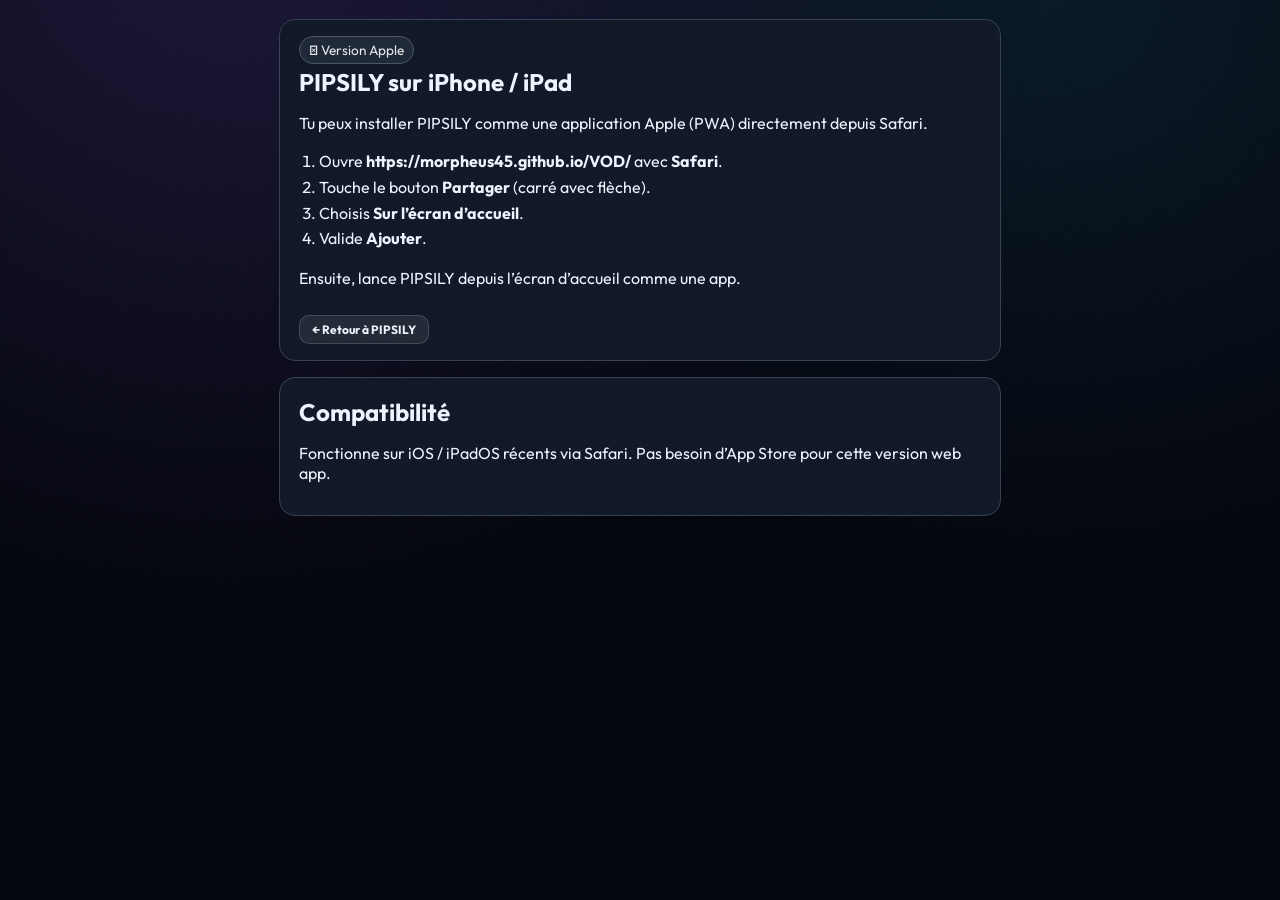
<file: apple.html>
<!DOCTYPE html>
<html lang="fr">
<head>
  <meta charset="UTF-8" />
  <meta name="viewport" content="width=device-width, initial-scale=1.0, viewport-fit=cover" />
  <meta name="description" content="Installer PIPSILY sur iPhone et iPad" />
  <meta name="theme-color" content="#0f172a" />
  <meta name="apple-mobile-web-app-capable" content="yes" />
  <meta name="apple-mobile-web-app-status-bar-style" content="black-translucent" />
  <meta name="apple-mobile-web-app-title" content="PIPSILY" />
  <title>PIPSILY Apple</title>
  <link rel="preconnect" href="https://fonts.googleapis.com" />
  <link rel="preconnect" href="https://fonts.gstatic.com" crossorigin />
  <link rel="stylesheet" href="https://fonts.googleapis.com/css2?family=Outfit:wght@400;500;600;700;800;900&display=swap" />
  <link rel="icon" href="./icons/icon-192.png" type="image/png" />
  <link rel="apple-touch-icon" href="./icons/icon-192.png" />
  <link rel="stylesheet" href="styles.css?v=99" />
  <style>
    .apple-wrap{max-width:760px;margin:0 auto;padding:1.2rem}
    .apple-card{background:#111827;border:1px solid #374151;border-radius:16px;padding:1rem 1.2rem;margin-bottom:1rem}
    .apple-card h1,.apple-card h2{margin:.2rem 0 .6rem}
    .apple-card ol{padding-left:1.2rem;line-height:1.6}
    .apple-badge{display:inline-block;padding:.25rem .55rem;border-radius:999px;background:#1f2937;border:1px solid #4b5563;color:#e5e7eb;font-size:.85rem}
    .back-btn{display:inline-block;margin-top:.7rem}
  </style>
</head>
<body>
  <div class="apple-wrap">
    <section class="apple-card">
      <span class="apple-badge"> Version Apple</span>
      <h1>PIPSILY sur iPhone / iPad</h1>
      <p>Tu peux installer PIPSILY comme une application Apple (PWA) directement depuis Safari.</p>
      <ol>
        <li>Ouvre <strong>https://morpheus45.github.io/VOD/</strong> avec <strong>Safari</strong>.</li>
        <li>Touche le bouton <strong>Partager</strong> (carré avec flèche).</li>
        <li>Choisis <strong>Sur l’écran d’accueil</strong>.</li>
        <li>Valide <strong>Ajouter</strong>.</li>
      </ol>
      <p>Ensuite, lance PIPSILY depuis l’écran d’accueil comme une app.</p>
      <a class="user-btn user-btn--account back-btn" href="./index.html">← Retour à PIPSILY</a>
    </section>

    <section class="apple-card">
      <h2>Compatibilité</h2>
      <p>Fonctionne sur iOS / iPadOS récents via Safari. Pas besoin d’App Store pour cette version web app.</p>
    </section>
  </div>
</body>
</html>
</file>
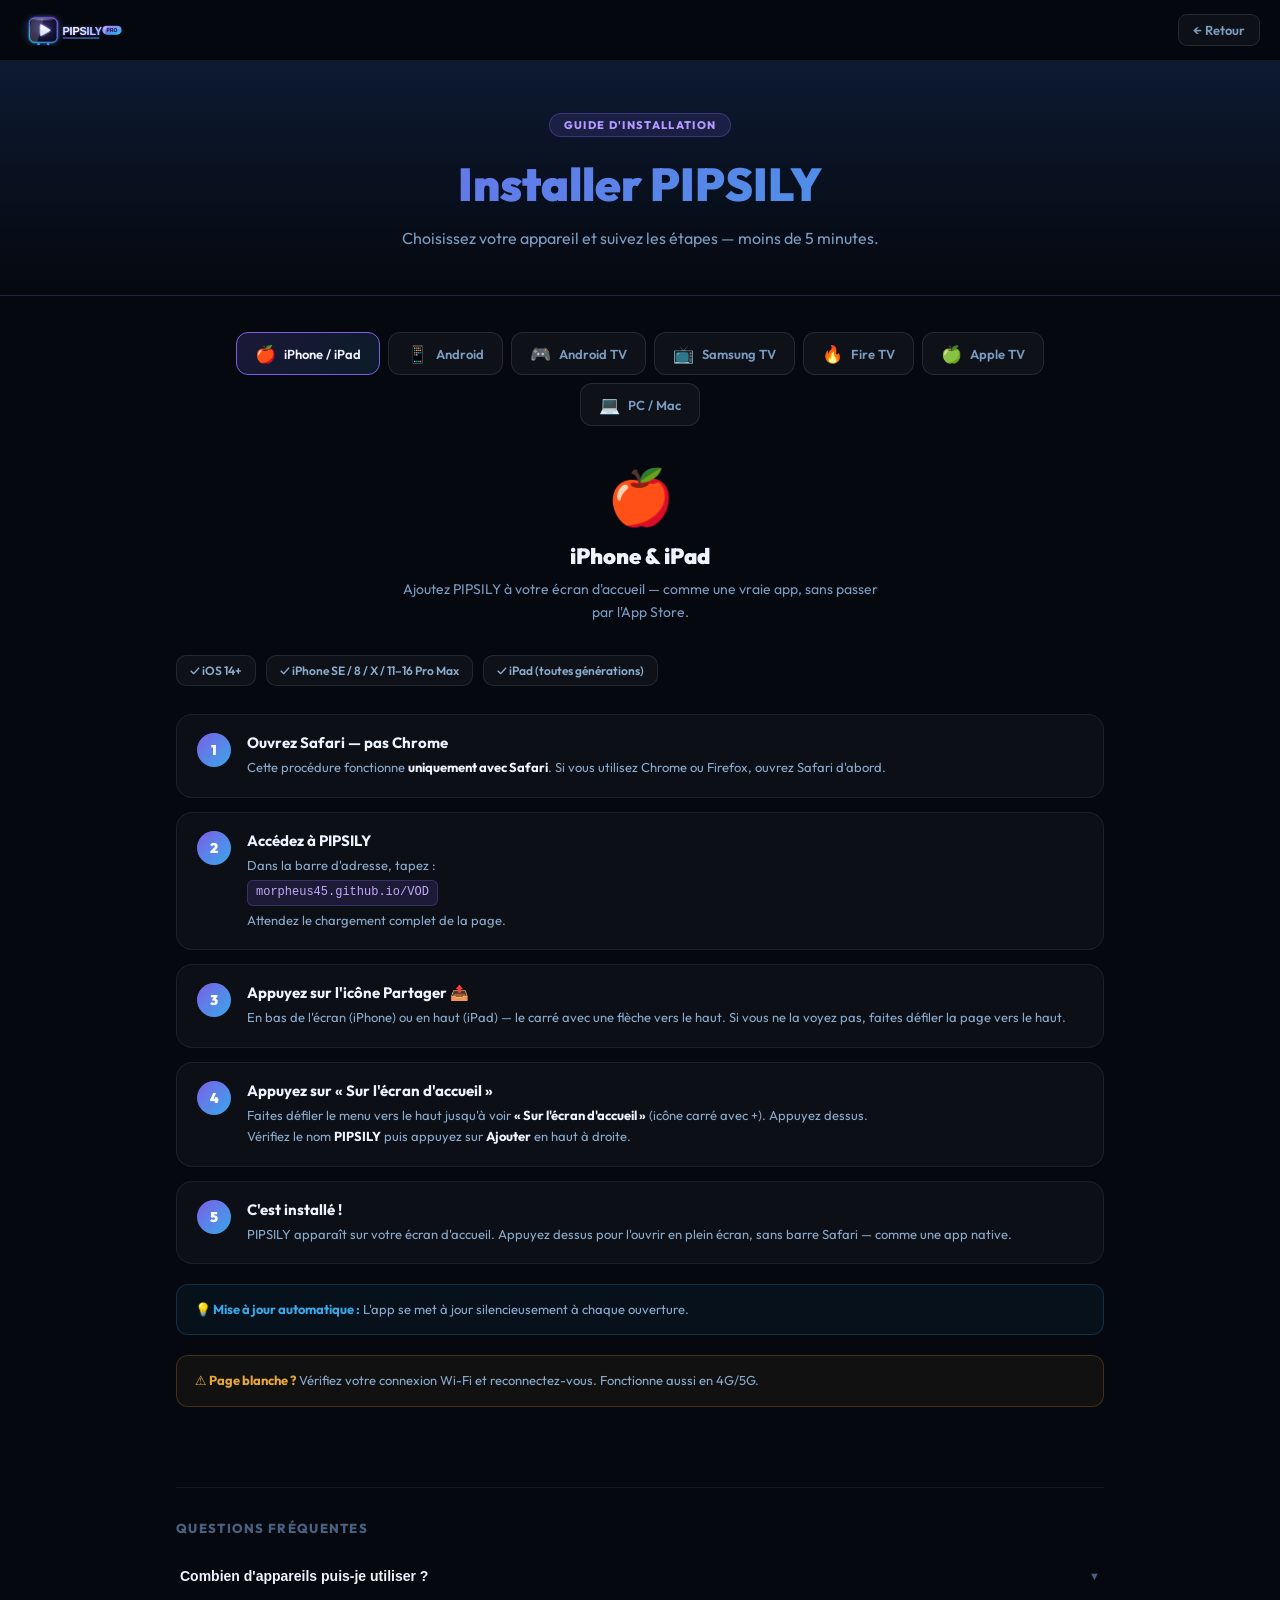
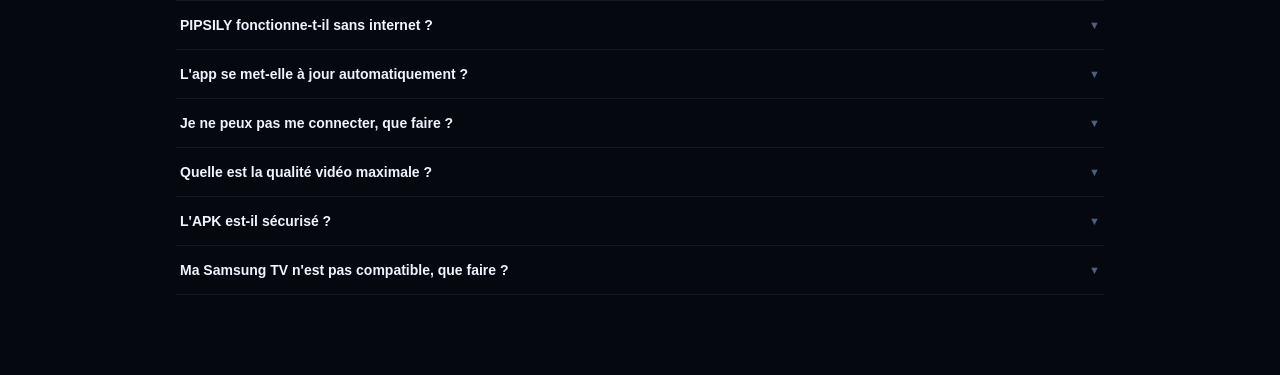
<file: install.html>
<!DOCTYPE html>
<html lang="fr">
<head>
  <meta charset="UTF-8" />
  <meta name="viewport" content="width=device-width, initial-scale=1.0" />
  <title>PIPSILY — Guide d'installation</title>
  <link rel="preconnect" href="https://fonts.googleapis.com" />
  <link rel="preconnect" href="https://fonts.gstatic.com" crossorigin />
  <link rel="stylesheet" href="https://fonts.googleapis.com/css2?family=Outfit:wght@400;500;600;700;800;900&display=swap" />
  <style>
    *, *::before, *::after { box-sizing: border-box; margin: 0; padding: 0; }
    body {
      background: #05080f; color: #eef4ff;
      font-family: 'Outfit','Segoe UI',system-ui,-apple-system,sans-serif;
      min-height: 100vh;
    }

    /* ── Topbar ── */
    .topbar {
      display: flex; align-items: center; gap: 12px; padding: 14px 20px;
      background: rgba(5,8,15,.92); border-bottom: 1px solid rgba(255,255,255,.07);
      backdrop-filter: blur(20px); position: sticky; top: 0; z-index: 50;
    }
    .topbar-logo { height: 32px; width: auto; }
    .topbar-back {
      margin-left: auto; padding: 7px 14px; border-radius: 9px;
      border: 1px solid rgba(255,255,255,.1); background: rgba(255,255,255,.04);
      color: #7a9cc0; font-size: 13px; font-weight: 600; text-decoration: none;
      transition: all .15s;
    }
    .topbar-back:hover { background: rgba(255,255,255,.09); color: #eef4ff; }

    /* ── Hero ── */
    .hero {
      padding: 52px 24px 44px; text-align: center;
      background: linear-gradient(180deg,#0d1a31 0%,#05080f 100%);
      border-bottom: 1px solid rgba(255,255,255,.06);
    }
    .hero-pill {
      display: inline-block; padding: 4px 14px; border-radius: 999px;
      background: rgba(123,95,232,.15); border: 1px solid rgba(123,95,232,.35);
      font-size: 11px; font-weight: 800; letter-spacing: .12em;
      text-transform: uppercase; color: #b59aff; margin-bottom: 18px;
    }
    .hero h1 {
      font-size: clamp(26px,5vw,46px); font-weight: 900;
      background: linear-gradient(135deg,#7B5FE8,#38A8E8);
      -webkit-background-clip: text; -webkit-text-fill-color: transparent;
      background-clip: text; margin-bottom: 12px;
    }
    .hero p {
      font-size: clamp(13px,2vw,16px); color: #7a9cc0;
      max-width: 500px; margin: 0 auto; line-height: 1.65;
    }

    /* ── Tabs ── */
    .tabs-wrap { max-width: 960px; margin: 0 auto; padding: 36px 16px 80px; }
    .tabs {
      display: flex; flex-wrap: wrap; gap: 8px;
      justify-content: center; margin-bottom: 36px;
    }
    .tab {
      display: flex; align-items: center; gap: 8px;
      padding: 10px 18px; border-radius: 12px; cursor: pointer;
      border: 1.5px solid rgba(255,255,255,.1);
      background: rgba(255,255,255,.04);
      color: #7a9cc0; font-size: 13px; font-weight: 600;
      transition: all .2s; white-space: nowrap; user-select: none;
    }
    .tab:hover { border-color: rgba(123,95,232,.4); color: #eef4ff; }
    .tab.active {
      background: linear-gradient(135deg,rgba(123,95,232,.18),rgba(56,168,232,.12));
      border-color: #7B5FE8; color: #eef4ff;
    }
    .tab-icon { font-size: 17px; }

    /* ── Panel ── */
    .panel { display: none; animation: fadeIn .22s ease; }
    .panel.active { display: block; }
    @keyframes fadeIn { from { opacity:0; transform:translateY(6px); } to { opacity:1; transform:none; } }

    /* ── Device header ── */
    .device-header { text-align: center; margin-bottom: 32px; }
    .device-emoji { font-size: 54px; margin-bottom: 12px; display: block; }
    .device-title { font-size: 22px; font-weight: 900; margin-bottom: 8px; }
    .device-sub {
      color: #7a9cc0; font-size: 14px; line-height: 1.6;
      max-width: 480px; margin: 0 auto;
    }

    /* ── Steps ── */
    .steps { display: flex; flex-direction: column; gap: 14px; }
    .step {
      display: flex; gap: 16px; align-items: flex-start;
      background: rgba(255,255,255,.03); border: 1px solid rgba(255,255,255,.07);
      border-radius: 16px; padding: 18px 20px;
    }
    .step-num {
      flex-shrink: 0; width: 34px; height: 34px; border-radius: 50%;
      background: linear-gradient(135deg,#7B5FE8,#38A8E8);
      display: flex; align-items: center; justify-content: center;
      font-weight: 900; font-size: 14px; color: #fff;
    }
    .step-body { flex: 1; }
    .step-title { font-weight: 700; font-size: 15px; margin-bottom: 5px; }
    .step-desc { color: #8aabcc; font-size: 13px; line-height: 1.65; }
    .step-desc strong { color: #eef4ff; }
    .step-desc code {
      background: rgba(123,95,232,.15); border: 1px solid rgba(123,95,232,.3);
      padding: 2px 8px; border-radius: 6px; font-size: 12px;
      color: #c4aaff; font-family: 'Courier New', monospace; display: inline-block;
      margin: 4px 0; word-break: break-all;
    }

    /* ── Tip / Warn / Info ── */
    .tip, .warn, .info {
      margin-top: 20px; padding: 14px 18px; border-radius: 12px;
      font-size: 13px; color: #8aabcc; line-height: 1.65;
    }
    .tip  { background: rgba(56,168,232,.06); border: 1px solid rgba(56,168,232,.2); }
    .tip strong { color: #38A8E8; }
    .warn { background: rgba(232,168,56,.06); border: 1px solid rgba(232,168,56,.22); }
    .warn strong { color: #e8a838; }
    .info { background: rgba(110,247,176,.05); border: 1px solid rgba(110,247,176,.2); }
    .info strong { color: #6ef7b0; }

    /* ── Method tabs ── */
    .methods { display: flex; gap: 10px; margin-bottom: 24px; flex-wrap: wrap; }
    .method-btn {
      flex: 1; min-width: 140px; padding: 11px 16px; border-radius: 12px;
      border: 1.5px solid rgba(255,255,255,.1); background: rgba(255,255,255,.04);
      color: #7a9cc0; font-size: 13px; font-weight: 600; cursor: pointer;
      text-align: center; transition: all .2s;
    }
    .method-btn:hover { border-color: rgba(123,95,232,.4); color: #eef4ff; }
    .method-btn.active { border-color: #7B5FE8; color: #eef4ff; background: rgba(123,95,232,.1); }
    .method-panel { display: none; }
    .method-panel.active { display: block; }

    /* ── Buttons ── */
    .dl-btn {
      display: inline-flex; align-items: center; gap: 10px;
      padding: 13px 26px; border-radius: 14px; margin-top: 18px;
      background: linear-gradient(135deg,#7B5FE8,#38A8E8);
      color: #fff; text-decoration: none; font-weight: 700; font-size: 15px;
      transition: opacity .2s;
    }
    .dl-btn:hover { opacity: .85; }
    .dl-btn-ghost {
      display: inline-flex; align-items: center; gap: 10px;
      padding: 12px 22px; border-radius: 14px; margin-top: 10px;
      border: 1.5px solid rgba(255,255,255,.15); background: transparent;
      color: #8aabcc; text-decoration: none; font-weight: 600; font-size: 14px;
      transition: all .2s;
    }
    .dl-btn-ghost:hover { border-color: rgba(255,255,255,.3); color: #eef4ff; }
    .btn-row { display: flex; flex-wrap: wrap; gap: 10px; align-items: center; margin-top: 4px; }

    /* ── Compat ── */
    .compat { display: flex; flex-wrap: wrap; gap: 10px; margin-bottom: 28px; }
    .compat-item {
      display: flex; align-items: center; gap: 7px;
      padding: 7px 13px; border-radius: 10px;
      background: rgba(255,255,255,.04); border: 1px solid rgba(255,255,255,.09);
      font-size: 12px; font-weight: 600; color: #8aabcc;
    }

    /* ── FAQ ── */
    .faq-wrap { max-width: 960px; margin: 0 auto; padding: 0 16px 80px; }
    .faq-divider { border: none; border-top: 1px solid rgba(255,255,255,.07); margin: 0 0 32px; }
    .faq-title {
      font-size: 13px; font-weight: 800; text-transform: uppercase;
      letter-spacing: .1em; color: #4a6080; margin-bottom: 16px;
    }
    .faq-item { border-bottom: 1px solid rgba(255,255,255,.07); }
    .faq-q {
      width: 100%; background: none; border: none; color: #eef4ff;
      font-size: 14px; font-weight: 600; padding: 16px 4px;
      text-align: left; cursor: pointer; display: flex;
      justify-content: space-between; align-items: center; gap: 12px;
    }
    .faq-q:hover { color: #b4a0f0; }
    .faq-arrow { flex-shrink: 0; transition: transform .25s; font-size: 11px; color: #4a6080; }
    .faq-item.open .faq-arrow { transform: rotate(180deg); }
    .faq-a { max-height: 0; overflow: hidden; transition: max-height .3s ease; color: #8aabcc; font-size: 13px; line-height: 1.7; }
    .faq-item.open .faq-a { max-height: 400px; }
    .faq-a-inner { padding: 0 4px 16px; }
    .faq-a-inner strong { color: #eef4ff; }

    @media (max-width: 600px) {
      .tab { padding: 8px 13px; font-size: 12px; }
      .tab-icon { font-size: 15px; }
      .step { padding: 14px 16px; gap: 12px; }
    }
  </style>
</head>
<body>

  <div class="topbar">
    <img src="./logo.svg" alt="PIPSILY" class="topbar-logo" />
    <a href="./index.html" class="topbar-back">← Retour</a>
  </div>

  <div class="hero">
    <div class="hero-pill">Guide d'installation</div>
    <h1>Installer PIPSILY</h1>
    <p>Choisissez votre appareil et suivez les étapes — moins de 5 minutes.</p>
  </div>

  <div class="tabs-wrap">
    <div class="tabs" id="tabs">
      <div class="tab active" data-tab="iphone"><span class="tab-icon">🍎</span> iPhone / iPad</div>
      <div class="tab" data-tab="android"><span class="tab-icon">📱</span> Android</div>
      <div class="tab" data-tab="androidtv"><span class="tab-icon">🎮</span> Android TV</div>
      <div class="tab" data-tab="samsung"><span class="tab-icon">📺</span> Samsung TV</div>
      <div class="tab" data-tab="firetv"><span class="tab-icon">🔥</span> Fire TV</div>
      <div class="tab" data-tab="appletv"><span class="tab-icon">🍏</span> Apple TV</div>
      <div class="tab" data-tab="pc"><span class="tab-icon">💻</span> PC / Mac</div>
    </div>

    <!-- ══ iPhone / iPad ══ -->
    <div class="panel active" id="panel-iphone">
      <div class="device-header">
        <span class="device-emoji">🍎</span>
        <div class="device-title">iPhone &amp; iPad</div>
        <div class="device-sub">Ajoutez PIPSILY à votre écran d'accueil — comme une vraie app, sans passer par l'App Store.</div>
      </div>
      <div class="compat">
        <div class="compat-item">✓ iOS 14+</div>
        <div class="compat-item">✓ iPhone SE / 8 / X / 11–16 Pro Max</div>
        <div class="compat-item">✓ iPad (toutes générations)</div>
      </div>
      <div class="steps">
        <div class="step">
          <div class="step-num">1</div>
          <div class="step-body">
            <div class="step-title">Ouvrez Safari — pas Chrome</div>
            <div class="step-desc">Cette procédure fonctionne <strong>uniquement avec Safari</strong>. Si vous utilisez Chrome ou Firefox, ouvrez Safari d'abord.</div>
          </div>
        </div>
        <div class="step">
          <div class="step-num">2</div>
          <div class="step-body">
            <div class="step-title">Accédez à PIPSILY</div>
            <div class="step-desc">Dans la barre d'adresse, tapez :<br><code>morpheus45.github.io/VOD</code><br>Attendez le chargement complet de la page.</div>
          </div>
        </div>
        <div class="step">
          <div class="step-num">3</div>
          <div class="step-body">
            <div class="step-title">Appuyez sur l'icône Partager 📤</div>
            <div class="step-desc">En bas de l'écran (iPhone) ou en haut (iPad) — le carré avec une flèche vers le haut. Si vous ne la voyez pas, faites défiler la page vers le haut.</div>
          </div>
        </div>
        <div class="step">
          <div class="step-num">4</div>
          <div class="step-body">
            <div class="step-title">Appuyez sur « Sur l'écran d'accueil »</div>
            <div class="step-desc">Faites défiler le menu vers le haut jusqu'à voir <strong>« Sur l'écran d'accueil »</strong> (icône carré avec +). Appuyez dessus.<br>Vérifiez le nom <strong>PIPSILY</strong> puis appuyez sur <strong>Ajouter</strong> en haut à droite.</div>
          </div>
        </div>
        <div class="step">
          <div class="step-num">5</div>
          <div class="step-body">
            <div class="step-title">C'est installé !</div>
            <div class="step-desc">PIPSILY apparaît sur votre écran d'accueil. Appuyez dessus pour l'ouvrir en plein écran, sans barre Safari — comme une app native.</div>
          </div>
        </div>
      </div>
      <div class="tip"><strong>💡 Mise à jour automatique :</strong> L'app se met à jour silencieusement à chaque ouverture.</div>
      <div class="warn"><strong>⚠ Page blanche ?</strong> Vérifiez votre connexion Wi-Fi et reconnectez-vous. Fonctionne aussi en 4G/5G.</div>
    </div>

    <!-- ══ Android ══ -->
    <div class="panel" id="panel-android">
      <div class="device-header">
        <span class="device-emoji">📱</span>
        <div class="device-title">Android (téléphone &amp; tablette)</div>
        <div class="device-sub">Installez via Chrome (sans téléchargement) ou téléchargez l'APK natif pour une expérience optimale.</div>
      </div>
      <div class="compat">
        <div class="compat-item">✓ Android 8+</div>
        <div class="compat-item">✓ Samsung Galaxy</div>
        <div class="compat-item">✓ Xiaomi / POCO</div>
        <div class="compat-item">✓ Google Pixel</div>
        <div class="compat-item">✓ OnePlus / Oppo / Sony</div>
      </div>
      <div class="methods">
        <div class="method-btn active" data-method="pwa-and">🌐 Via Chrome (PWA)</div>
        <div class="method-btn" data-method="apk-and">📦 APK natif</div>
      </div>
      <div class="method-panel active" id="method-pwa-and">
        <div class="steps">
          <div class="step">
            <div class="step-num">1</div>
            <div class="step-body">
              <div class="step-title">Ouvrez Chrome</div>
              <div class="step-desc">Ouvrez <strong>Google Chrome</strong> sur votre téléphone Android.</div>
            </div>
          </div>
          <div class="step">
            <div class="step-num">2</div>
            <div class="step-body">
              <div class="step-title">Accédez à PIPSILY</div>
              <div class="step-desc">Tapez dans la barre d'adresse :<br><code>morpheus45.github.io/VOD</code></div>
            </div>
          </div>
          <div class="step">
            <div class="step-num">3</div>
            <div class="step-body">
              <div class="step-title">Installez l'application</div>
              <div class="step-desc">Une bannière <strong>« Installer PIPSILY »</strong> apparaît en bas — appuyez dessus.<br>Si absente : <strong>⋮ 3 points</strong> → <strong>Ajouter à l'écran d'accueil</strong>.</div>
            </div>
          </div>
          <div class="step">
            <div class="step-num">4</div>
            <div class="step-body">
              <div class="step-title">Confirmez et profitez</div>
              <div class="step-desc">Appuyez sur <strong>Installer</strong>. PIPSILY s'ajoute à votre écran d'accueil et au tiroir d'applications.</div>
            </div>
          </div>
        </div>
        <div class="tip"><strong>💡 Compatible :</strong> Samsung Galaxy, Xiaomi, Oppo, OnePlus, Google Pixel, Sony, Motorola et tous les Android avec Chrome.</div>
      </div>
      <div class="method-panel" id="method-apk-and">
        <div class="steps">
          <div class="step">
            <div class="step-num">1</div>
            <div class="step-body">
              <div class="step-title">Téléchargez l'APK PIPSILY</div>
              <div class="step-desc">Appuyez sur le bouton ci-dessous pour télécharger l'application (~8 Mo).</div>
            </div>
          </div>
          <div class="step">
            <div class="step-num">2</div>
            <div class="step-body">
              <div class="step-title">Autorisez les sources inconnues (si demandé)</div>
              <div class="step-desc">Si Android le demande : <strong>Paramètres → Installer des apps inconnues</strong> → activez pour Chrome → revenez et relancez.</div>
            </div>
          </div>
          <div class="step">
            <div class="step-num">3</div>
            <div class="step-body">
              <div class="step-title">Installez et ouvrez</div>
              <div class="step-desc">Appuyez sur <strong>Installer</strong>. PIPSILY est maintenant dans vos applications.</div>
            </div>
          </div>
        </div>
        <div class="btn-row">
          <a href="https://github.com/morpheus45/VOD/releases/download/v24/PIPSILY.apk" class="dl-btn">⬇ Télécharger l'APK (v24)</a>
        </div>
      </div>
    </div>

    <!-- ══ Android TV / Google TV ══ -->
    <div class="panel" id="panel-androidtv">
      <div class="device-header">
        <span class="device-emoji">🎮</span>
        <div class="device-title">Android TV &amp; Google TV</div>
        <div class="device-sub">APK natif optimisé pour la télécommande — navigation fluide avec les touches directionnelles.</div>
      </div>
      <div class="compat">
        <div class="compat-item">✓ Sony Bravia Android TV</div>
        <div class="compat-item">✓ Philips Android TV</div>
        <div class="compat-item">✓ TCL / Hisense</div>
        <div class="compat-item">✓ Chromecast with Google TV</div>
        <div class="compat-item">✓ Nvidia Shield</div>
        <div class="compat-item">✓ Xiaomi Mi Box / TV Stick</div>
      </div>
      <div class="methods">
        <div class="method-btn active" data-method="apk-tv">📦 APK via Downloader (recommandé)</div>
        <div class="method-btn" data-method="browser-tv">🌐 Via navigateur</div>
        <div class="method-btn" data-method="adb-tv">🔧 Via ADB (PC)</div>
      </div>

      <div class="method-panel active" id="method-apk-tv">
        <div class="steps">
          <div class="step">
            <div class="step-num">1</div>
            <div class="step-body">
              <div class="step-title">Activez les sources inconnues sur la TV</div>
              <div class="step-desc"><strong>Paramètres ⚙️ → Sécurité et restrictions → Sources inconnues</strong> → activez pour <strong>Downloader</strong>.<br><br>Sur certaines TV : Paramètres → Applications → Accès spécial → Installer des apps inconnues.</div>
            </div>
          </div>
          <div class="step">
            <div class="step-num">2</div>
            <div class="step-body">
              <div class="step-title">Installez « Downloader » depuis le Play Store</div>
              <div class="step-desc">Ouvrez le <strong>Play Store</strong> sur votre TV → cherchez <strong>Downloader</strong> (icône orange, par AFTVnews) → Installez. Gratuit.</div>
            </div>
          </div>
          <div class="step">
            <div class="step-num">3</div>
            <div class="step-body">
              <div class="step-title">Ouvrez Downloader et entrez l'URL</div>
              <div class="step-desc">Lancez Downloader → dans le champ URL, tapez :<br><code>bit.ly/pipsily-apk</code><br>Appuyez sur <strong>Go</strong>. Le téléchargement démarre (~8 Mo).</div>
            </div>
          </div>
          <div class="step">
            <div class="step-num">4</div>
            <div class="step-body">
              <div class="step-title">Installez l'APK</div>
              <div class="step-desc">Une fois terminé, appuyez sur <strong>Installer</strong>. Si un avertissement apparaît, appuyez sur <strong>Installer quand même</strong>.</div>
            </div>
          </div>
          <div class="step">
            <div class="step-num">5</div>
            <div class="step-body">
              <div class="step-title">Lancez PIPSILY et connectez-vous</div>
              <div class="step-desc">Appuyez sur <strong>Ouvrir</strong> ou retrouvez PIPSILY dans <strong>Applications → Voir toutes</strong>. Connectez-vous avec votre compte.</div>
            </div>
          </div>
          <div class="step">
            <div class="step-num">6</div>
            <div class="step-body">
              <div class="step-title">Épinglez PIPSILY en tête de liste (optionnel)</div>
              <div class="step-desc">Maintenez la sélection sur PIPSILY → <strong>Déplacer en tête de liste</strong> pour l'avoir toujours visible sur votre écran d'accueil TV.</div>
            </div>
          </div>
        </div>
        <div class="info"><strong>✓ URL alternative complète :</strong><br><code>github.com/morpheus45/VOD/releases/download/v24/PIPSILY.apk</code></div>
        <div class="tip"><strong>💡 Mise à jour :</strong> Quand une nouvelle version est disponible, une notification apparaît dans PIPSILY. Répétez les étapes 3–4 pour mettre à jour.</div>
      </div>

      <div class="method-panel" id="method-browser-tv">
        <div class="steps">
          <div class="step">
            <div class="step-num">1</div>
            <div class="step-body">
              <div class="step-title">Installez un navigateur depuis le Play Store</div>
              <div class="step-desc">Sur votre TV, installez l'un de ces navigateurs :<br><br>• <strong>TV Bro</strong> — le plus adapté aux télécommandes (recommandé)<br>• <strong>Firefox for Android TV</strong><br>• <strong>Chrome</strong> (si disponible sur votre TV)</div>
            </div>
          </div>
          <div class="step">
            <div class="step-num">2</div>
            <div class="step-body">
              <div class="step-title">Accédez à PIPSILY</div>
              <div class="step-desc">Ouvrez le navigateur → saisissez :<br><code>morpheus45.github.io/VOD</code><br>Astuce : connectez un <strong>clavier Bluetooth</strong> pour taper plus facilement.</div>
            </div>
          </div>
          <div class="step">
            <div class="step-num">3</div>
            <div class="step-body">
              <div class="step-title">Connectez-vous et ajoutez en favori</div>
              <div class="step-desc">Entrez vos identifiants. Ajoutez en <strong>favori</strong> pour un accès direct la prochaine fois.</div>
            </div>
          </div>
        </div>
        <div class="tip"><strong>💡 TV Bro</strong> est le navigateur le plus adapté aux télécommandes — navigation fluide avec les flèches directionnelles.</div>
      </div>

      <div class="method-panel" id="method-adb-tv">
        <div class="steps">
          <div class="step">
            <div class="step-num">1</div>
            <div class="step-body">
              <div class="step-title">Activez le débogage ADB sur la TV</div>
              <div class="step-desc"><strong>Paramètres → À propos → Construire</strong> → appuyez 7 fois → <strong>Options développeur</strong> → activez <strong>Débogage ADB</strong>.</div>
            </div>
          </div>
          <div class="step">
            <div class="step-num">2</div>
            <div class="step-body">
              <div class="step-title">Téléchargez l'APK sur votre PC</div>
              <div class="step-desc"><code>github.com/morpheus45/VOD/releases/download/v24/PIPSILY.apk</code></div>
            </div>
          </div>
          <div class="step">
            <div class="step-num">3</div>
            <div class="step-body">
              <div class="step-title">Installez via ADB</div>
              <div class="step-desc">Dans un terminal PC (remplacez par l'IP de votre TV) :<br><code>adb connect &lt;IP-TV&gt;:5555</code><br><code>adb install PIPSILY.apk</code></div>
            </div>
          </div>
        </div>
        <div class="warn"><strong>⚠ Méthode avancée.</strong> Réservée aux utilisateurs à l'aise avec les outils Android. Préférez la méthode Downloader.</div>
      </div>
    </div>

    <!-- ══ Samsung Smart TV ══ -->
    <div class="panel" id="panel-samsung">
      <div class="device-header">
        <span class="device-emoji">📺</span>
        <div class="device-title">Samsung Smart TV</div>
        <div class="device-sub">Installation du package .wgt Tizen. Modèles 2016 et ultérieurs. Nécessite un PC/Mac sur le même réseau Wi-Fi.</div>
      </div>
      <div class="compat">
        <div class="compat-item">✓ Samsung 2016+ (Tizen 3.0+)</div>
        <div class="compat-item">✓ Séries QLED / Neo QLED</div>
        <div class="compat-item">✓ Séries 4K UHD 2016–2025</div>
        <div class="compat-item">✓ The Frame / The Serif</div>
      </div>
      <div class="methods">
        <div class="method-btn active" data-method="sam-auto">🖥 Installateur auto (recommandé)</div>
        <div class="method-btn" data-method="sam-manual">🔧 Manuel (développeurs)</div>
      </div>

      <div class="method-panel active" id="method-sam-auto">
        <div class="steps">
          <div class="step">
            <div class="step-num">1</div>
            <div class="step-body">
              <div class="step-title">Activez le Mode Développeur sur la TV</div>
              <div class="step-desc">
                Sur la télécommande Samsung, appuyez sur <strong>Home / Menu</strong><br>
                → <strong>Paramètres ⚙️ → Assistance → À propos de ce téléviseur</strong><br>
                → Appuyez <strong>5 fois rapidement sur OK</strong> (ou entrez le code <strong>12345</strong> si une boîte de dialogue s'ouvre)<br>
                → <strong>Mode développeur → ON</strong><br>
                → Entrez l'<strong>adresse IP de votre PC</strong> (Windows : ouvrez cmd → tapez <code>ipconfig</code> → notez l'IP)<br>
                → <strong>Redémarrez la TV</strong> (débranchez 10 secondes).
              </div>
            </div>
          </div>
          <div class="step">
            <div class="step-num">2</div>
            <div class="step-body">
              <div class="step-title">Téléchargez le package d'installation sur votre PC</div>
              <div class="step-desc">Sur votre PC, rendez-vous sur :<br><code>morpheus45.github.io/VOD/samsung-tv.html</code><br>et téléchargez le ZIP d'installation PIPSILY Samsung.</div>
            </div>
          </div>
          <div class="step">
            <div class="step-num">3</div>
            <div class="step-body">
              <div class="step-title">Lancez l'installateur</div>
              <div class="step-desc">Extrayez le ZIP et lancez :<br>• <strong>Windows</strong> : double-cliquez <strong>INSTALLER.bat</strong><br>• <strong>Mac</strong> : ouvrez Terminal dans le dossier → <code>bash install.sh</code><br><br>L'installateur détecte votre TV automatiquement, envoie le .wgt et installe PIPSILY.</div>
            </div>
          </div>
          <div class="step">
            <div class="step-num">4</div>
            <div class="step-body">
              <div class="step-title">Ouvrez PIPSILY sur la TV</div>
              <div class="step-desc">Sur la TV → <strong>Apps → Mes applications</strong>. PIPSILY apparaît dans la liste. Lancez-le et connectez-vous.</div>
            </div>
          </div>
        </div>
        <div class="btn-row">
          <a href="./samsung-tv.html" class="dl-btn">📺 Guide complet Samsung TV</a>
          <a href="https://github.com/morpheus45/VOD/releases/download/tv-v1/PIPSILY-TV-signed.wgt" class="dl-btn-ghost">⬇ .wgt direct</a>
        </div>
        <div class="tip"><strong>💡 Même réseau requis :</strong> PC et TV Samsung doivent être sur le même Wi-Fi ou Ethernet.</div>
        <div class="warn"><strong>⚠ Mode développeur :</strong> Se désactive après quelques jours sur certains modèles. Si l'app disparaît, relancez simplement l'installateur.</div>
      </div>

      <div class="method-panel" id="method-sam-manual">
        <div class="steps">
          <div class="step">
            <div class="step-num">1</div>
            <div class="step-body">
              <div class="step-title">Activez le Mode Développeur (voir méthode auto — étape 1)</div>
              <div class="step-desc">Même procédure que ci-dessus.</div>
            </div>
          </div>
          <div class="step">
            <div class="step-num">2</div>
            <div class="step-body">
              <div class="step-title">Installez Tizen Studio sur votre PC</div>
              <div class="step-desc">Téléchargez depuis :<br><code>developer.samsung.com/tizen/download</code></div>
            </div>
          </div>
          <div class="step">
            <div class="step-num">3</div>
            <div class="step-body">
              <div class="step-title">Connectez la TV dans Device Manager</div>
              <div class="step-desc">Tizen Studio → <strong>Device Manager → Remote Device Manager</strong> → ajoutez l'IP de la TV → Connectez.</div>
            </div>
          </div>
          <div class="step">
            <div class="step-num">4</div>
            <div class="step-body">
              <div class="step-title">Installez le .wgt</div>
              <div class="step-desc">Téléchargez le .wgt ci-dessous, puis dans Tizen Studio : clic droit sur la TV → <strong>Install Widget</strong> → sélectionnez le fichier.</div>
            </div>
          </div>
        </div>
        <div class="btn-row">
          <a href="https://github.com/morpheus45/VOD/releases/download/tv-v1/PIPSILY-TV-signed.wgt" class="dl-btn">⬇ Télécharger PIPSILY-TV.wgt</a>
        </div>
        <div class="warn"><strong>⚠ Méthode avancée</strong> pour développeurs. Préférez l'installateur automatique.</div>
      </div>
    </div>

    <!-- ══ Amazon Fire TV ══ -->
    <div class="panel" id="panel-firetv">
      <div class="device-header">
        <span class="device-emoji">🔥</span>
        <div class="device-title">Amazon Fire TV</div>
        <div class="device-sub">Installation de l'APK PIPSILY via Downloader — 5 minutes, aucun PC requis.</div>
      </div>
      <div class="compat">
        <div class="compat-item">✓ Fire TV Stick (toutes générations)</div>
        <div class="compat-item">✓ Fire TV Stick 4K / 4K Max</div>
        <div class="compat-item">✓ Fire TV Cube</div>
        <div class="compat-item">✓ Fire TV Edition (Toshiba, Grundig, JVC…)</div>
      </div>
      <div class="steps">
        <div class="step">
          <div class="step-num">1</div>
          <div class="step-body">
            <div class="step-title">Activez les apps de sources inconnues</div>
            <div class="step-desc"><strong>Paramètres → Mon Fire TV → Options pour les développeurs</strong><br>→ Activez <strong>« Apps de sources inconnues »</strong>.<br><br>Sur Fire TV récents : <strong>Paramètres → Préférences → Confidentialité → Apps de sources inconnues</strong>.</div>
          </div>
        </div>
        <div class="step">
          <div class="step-num">2</div>
          <div class="step-body">
            <div class="step-title">Installez « Downloader » depuis l'App Store Amazon</div>
            <div class="step-desc">Recherchez <strong>Downloader</strong> (icône orange, AFTVnews) → Installez. Gratuit.</div>
          </div>
        </div>
        <div class="step">
          <div class="step-num">3</div>
          <div class="step-body">
            <div class="step-title">Entrez l'URL dans Downloader</div>
            <div class="step-desc">Ouvrez Downloader → dans le champ URL :<br><code>bit.ly/pipsily-apk</code><br>Appuyez sur <strong>Go</strong> (~8 Mo à télécharger).</div>
          </div>
        </div>
        <div class="step">
          <div class="step-num">4</div>
          <div class="step-body">
            <div class="step-title">Installez l'APK</div>
            <div class="step-desc">Une fois téléchargé → <strong>Install</strong> → si Amazon affiche un avertissement → <strong>Installer quand même</strong>.</div>
          </div>
        </div>
        <div class="step">
          <div class="step-num">5</div>
          <div class="step-body">
            <div class="step-title">Épinglez sur l'écran d'accueil</div>
            <div class="step-desc">Accueil → <strong>Applications → Voir toutes</strong> → PIPSILY → maintenez la sélection → <strong>Passer en tête de liste</strong>.</div>
          </div>
        </div>
      </div>
      <div class="info"><strong>✓ URL alternative :</strong><br><code>github.com/morpheus45/VOD/releases/download/v24/PIPSILY.apk</code></div>
      <div class="tip"><strong>💡 Mise à jour :</strong> Une notification apparaît dans l'app quand une nouvelle version est dispo. Répétez les étapes 3–4.</div>
    </div>

    <!-- ══ Apple TV ══ -->
    <div class="panel" id="panel-appletv">
      <div class="device-header">
        <span class="device-emoji">🍏</span>
        <div class="device-title">Apple TV</div>
        <div class="device-sub">Diffusez PIPSILY sur Apple TV via AirPlay depuis votre iPhone ou iPad. Aucune installation sur la TV.</div>
      </div>
      <div class="compat">
        <div class="compat-item">✓ Apple TV HD (4e gen)</div>
        <div class="compat-item">✓ Apple TV 4K (1re, 2e, 3e gen)</div>
        <div class="compat-item">✓ iPhone / iPad avec iOS 12+</div>
      </div>
      <div class="steps">
        <div class="step">
          <div class="step-num">1</div>
          <div class="step-body">
            <div class="step-title">Installez PIPSILY sur votre iPhone/iPad</div>
            <div class="step-desc">Suivez d'abord le guide <strong>iPhone / iPad</strong> (onglet 🍎) pour ajouter PIPSILY à votre écran d'accueil.</div>
          </div>
        </div>
        <div class="step">
          <div class="step-num">2</div>
          <div class="step-body">
            <div class="step-title">Même réseau Wi-Fi</div>
            <div class="step-desc">iPhone/iPad et Apple TV doivent être sur le <strong>même réseau Wi-Fi</strong>.</div>
          </div>
        </div>
        <div class="step">
          <div class="step-num">3</div>
          <div class="step-body">
            <div class="step-title">Option A — Miroir d'écran complet</div>
            <div class="step-desc">Sur iPhone : <strong>Centre de contrôle</strong> (glissez depuis le coin haut droit) → <strong>Miroir d'écran</strong> → sélectionnez votre <strong>Apple TV</strong>.<br>Toute l'interface PIPSILY s'affiche sur la TV.</div>
          </div>
        </div>
        <div class="step">
          <div class="step-num">4</div>
          <div class="step-body">
            <div class="step-title">Option B — AirPlay vidéo uniquement</div>
            <div class="step-desc">Dans le lecteur PIPSILY, appuyez sur l'icône <strong>AirPlay</strong> (📡 rectangle + triangle) → sélectionnez votre Apple TV.<br>La vidéo bascule sur la TV en qualité maximale. Votre iPhone devient télécommande.</div>
          </div>
        </div>
        <div class="step">
          <div class="step-num">5</div>
          <div class="step-body">
            <div class="step-title">Posez votre téléphone</div>
            <div class="step-desc">Une fois la lecture lancée, vous pouvez poser votre iPhone — la diffusion continue indépendamment.</div>
          </div>
        </div>
      </div>
      <div class="tip"><strong>💡 Recommandation :</strong> Utilisez le <strong>Miroir d'écran</strong> pour naviguer dans le catalogue depuis la TV. Utilisez <strong>AirPlay vidéo</strong> pour la meilleure qualité en lecture.</div>
      <div class="warn"><strong>⚠ AirPlay absent ?</strong> Vérifiez que les deux appareils sont sur le même Wi-Fi et que AirPlay est activé sur l'Apple TV (Paramètres → AirPlay et HomeKit).</div>
    </div>

    <!-- ══ PC / Mac ══ -->
    <div class="panel" id="panel-pc">
      <div class="device-header">
        <span class="device-emoji">💻</span>
        <div class="device-title">PC &amp; Mac</div>
        <div class="device-sub">Accédez directement depuis votre navigateur, ou installez PIPSILY comme application de bureau (PWA).</div>
      </div>
      <div class="compat">
        <div class="compat-item">✓ Windows 10 / 11</div>
        <div class="compat-item">✓ macOS 10.15+</div>
        <div class="compat-item">✓ Chrome / Edge (PWA)</div>
        <div class="compat-item">✓ Firefox / Safari (navigateur)</div>
      </div>
      <div class="steps">
        <div class="step">
          <div class="step-num">1</div>
          <div class="step-body">
            <div class="step-title">Ouvrez Chrome ou Edge</div>
            <div class="step-desc">Pour l'installation en application de bureau, utilisez <strong>Chrome</strong> ou <strong>Edge</strong>. Firefox et Safari fonctionnent aussi sans installation.</div>
          </div>
        </div>
        <div class="step">
          <div class="step-num">2</div>
          <div class="step-body">
            <div class="step-title">Accédez à PIPSILY</div>
            <div class="step-desc">Dans la barre d'adresse :<br><code>morpheus45.github.io/VOD</code></div>
          </div>
        </div>
        <div class="step">
          <div class="step-num">3</div>
          <div class="step-body">
            <div class="step-title">Installez comme application (Chrome / Edge)</div>
            <div class="step-desc">Cliquez sur l'icône <strong>⊕ Installer</strong> dans la barre d'adresse, ou dans le menu <strong>⋮ → Installer PIPSILY</strong>.<br>PIPSILY s'ouvre dans sa propre fenêtre sans barres de navigation.</div>
          </div>
        </div>
        <div class="step">
          <div class="step-num">4</div>
          <div class="step-body">
            <div class="step-title">Connectez-vous et profitez</div>
            <div class="step-desc">Entrez votre email et mot de passe. Le catalogue se charge automatiquement.</div>
          </div>
        </div>
      </div>
      <div class="tip"><strong>💡 Raccourci :</strong> PIPSILY apparaît dans le menu Démarrer (Windows) ou Launchpad (Mac) après installation.</div>
      <div class="tip"><strong>💡 Plein écran :</strong> Appuyez sur <strong>F11</strong> (Windows) ou <strong>Ctrl+Cmd+F</strong> (Mac).</div>
    </div>

  </div><!-- /tabs-wrap -->

  <!-- FAQ -->
  <div class="faq-wrap">
    <hr class="faq-divider" />
    <div class="faq-title">Questions fréquentes</div>
    <div class="faq-item">
      <button class="faq-q">Combien d'appareils puis-je utiliser ?<span class="faq-arrow">▼</span></button>
      <div class="faq-a"><div class="faq-a-inner"><strong>Solo 42€/an</strong> = 1 appareil enregistré · <strong>Multi 53€/an</strong> = 3 appareils simultanément · <strong>Illimité</strong> = appareils illimités. Gérez vos appareils depuis <strong>Mon compte</strong>.</div></div>
    </div>
    <div class="faq-item">
      <button class="faq-q">PIPSILY fonctionne-t-il sans internet ?<span class="faq-arrow">▼</span></button>
      <div class="faq-a"><div class="faq-a-inner">Non, une connexion internet active est requise pour diffuser. <strong>Wi-Fi recommandé</strong> pour une qualité HD/4K optimale. 4G/5G fonctionne aussi en HD.</div></div>
    </div>
    <div class="faq-item">
      <button class="faq-q">L'app se met-elle à jour automatiquement ?<span class="faq-arrow">▼</span></button>
      <div class="faq-a"><div class="faq-a-inner">Oui pour les versions PWA (iPhone, Android Chrome, PC) — mise à jour silencieuse à chaque lancement. Pour les APK (Android TV, Fire TV), une notification apparaît dans l'app.</div></div>
    </div>
    <div class="faq-item">
      <button class="faq-q">Je ne peux pas me connecter, que faire ?<span class="faq-arrow">▼</span></button>
      <div class="faq-a"><div class="faq-a-inner">1. Vérifiez votre connexion internet.<br>2. Vérifiez que votre abonnement est actif (contactez l'admin).<br>3. Videz le cache du navigateur / de l'app.<br>4. Vérifiez que vous utilisez la bonne adresse e-mail.</div></div>
    </div>
    <div class="faq-item">
      <button class="faq-q">Quelle est la qualité vidéo maximale ?<span class="faq-arrow">▼</span></button>
      <div class="faq-a"><div class="faq-a-inner">PIPSILY propose des contenus en <strong>SD, HD (1080p) et 4K</strong> selon la disponibilité. Filtrez par qualité depuis la barre de filtres dans l'application.</div></div>
    </div>
    <div class="faq-item">
      <button class="faq-q">L'APK est-il sécurisé ?<span class="faq-arrow">▼</span></button>
      <div class="faq-a"><div class="faq-a-inner">Oui. L'APK est distribué uniquement via <strong>GitHub Releases officiel</strong> (github.com/morpheus45/VOD/releases). Ne téléchargez jamais PIPSILY depuis une autre source.</div></div>
    </div>
    <div class="faq-item">
      <button class="faq-q">Ma Samsung TV n'est pas compatible, que faire ?<span class="faq-arrow">▼</span></button>
      <div class="faq-a"><div class="faq-a-inner">Si votre TV date d'avant 2016 (Tizen &lt; 3.0), le .wgt n'est pas compatible. Utilisez un boîtier <strong>Chromecast with Google TV</strong>, un <strong>Fire TV Stick</strong> ou un <strong>Xiaomi Mi Box</strong> branché en HDMI.</div></div>
    </div>
  </div>

  <script>
    // Tab switching
    document.querySelectorAll(".tab").forEach(tab => {
      tab.addEventListener("click", () => {
        const id = tab.dataset.tab;
        document.querySelectorAll(".tab").forEach(t => t.classList.remove("active"));
        document.querySelectorAll(".panel").forEach(p => p.classList.remove("active"));
        tab.classList.add("active");
        document.getElementById("panel-" + id)?.classList.add("active");
        document.getElementById("tabs").scrollIntoView({ behavior:"smooth", block:"nearest" });
      });
    });

    // Method switching (scoped to parent panel)
    document.querySelectorAll(".method-btn").forEach(btn => {
      btn.addEventListener("click", () => {
        const panel = btn.closest(".panel");
        const id    = btn.dataset.method;
        panel.querySelectorAll(".method-btn").forEach(b => b.classList.remove("active"));
        panel.querySelectorAll(".method-panel").forEach(p => p.classList.remove("active"));
        btn.classList.add("active");
        document.getElementById("method-" + id)?.classList.add("active");
      });
    });

    // FAQ accordion
    document.querySelectorAll(".faq-q").forEach(btn => {
      btn.addEventListener("click", () => {
        const item   = btn.closest(".faq-item");
        const isOpen = item.classList.contains("open");
        document.querySelectorAll(".faq-item").forEach(i => i.classList.remove("open"));
        if(!isOpen) item.classList.add("open");
      });
    });

    // Auto-select tab based on device
    (function(){
      const ua = navigator.userAgent;
      let tab = null;
      if(/Android.*TV|SmartTV|SMART-TV/i.test(ua))   tab = "androidtv";
      else if(/Android/i.test(ua))                    tab = "android";
      else if(/Macintosh|Windows/i.test(ua))          tab = "pc";
      // iPad/iPhone stays on default (iphone)
      if(tab){
        document.querySelector(".tab.active")?.classList.remove("active");
        document.querySelector(".panel.active")?.classList.remove("active");
        const t = document.querySelector(`[data-tab="${tab}"]`);
        if(t){ t.classList.add("active"); document.getElementById("panel-"+tab)?.classList.add("active"); }
      }
    })();
  </script>
</body>
</html>
</file>
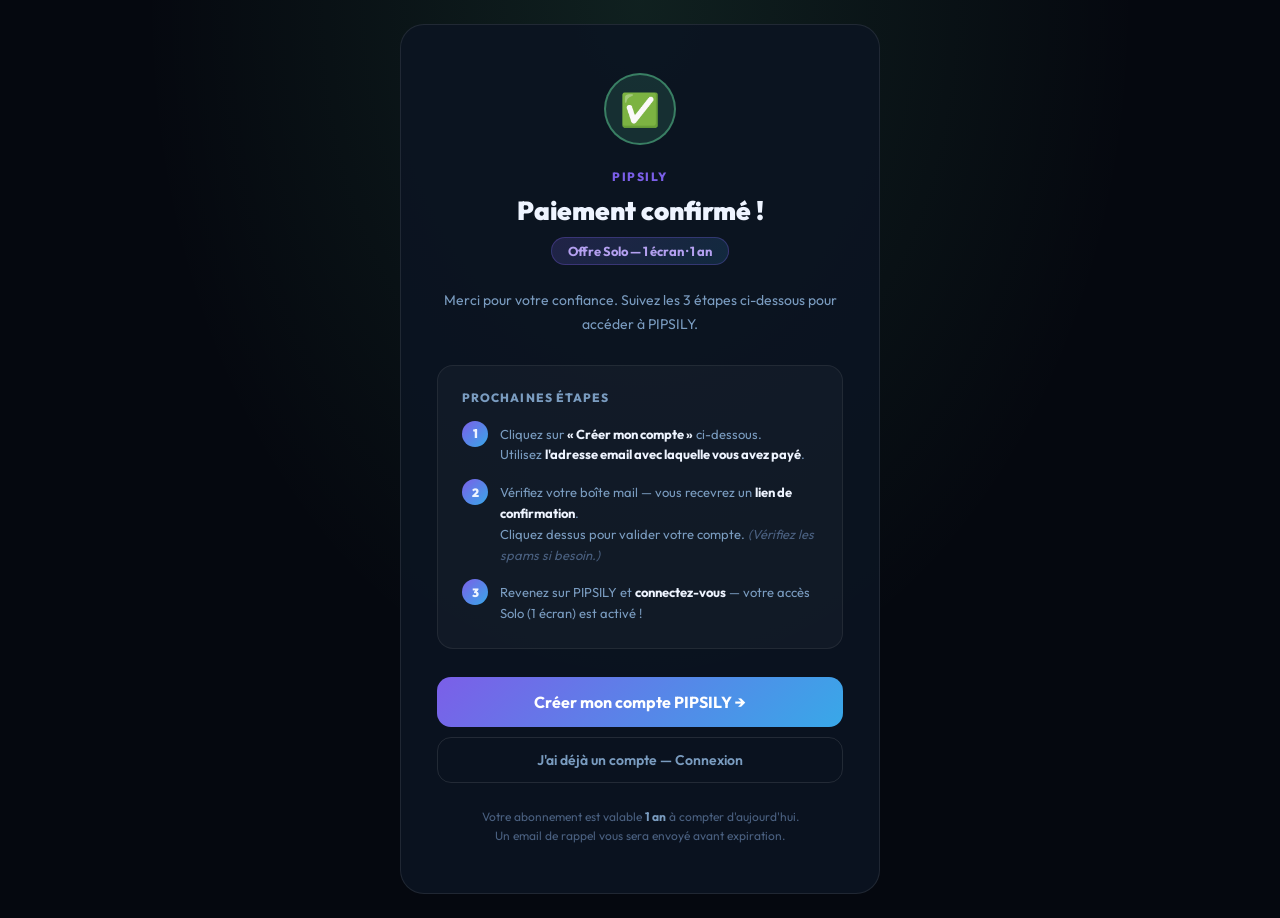
<file: merci.html>
﻿<!DOCTYPE html>
<html lang="fr">
<head>
  <meta charset="UTF-8" />
  <meta name="viewport" content="width=device-width, initial-scale=1.0" />
  <title>PIPSILY — Paiement confirmé !</title>
  <link rel="preconnect" href="https://fonts.googleapis.com" />
  <link rel="preconnect" href="https://fonts.gstatic.com" crossorigin />
  <link rel="stylesheet" href="https://fonts.googleapis.com/css2?family=Outfit:wght@400;500;600;700;800;900&display=swap" />
  <style>
    *, *::before, *::after { box-sizing: border-box; margin: 0; padding: 0; }
    body {
      min-height: 100vh; display: flex; align-items: center; justify-content: center;
      background:
        radial-gradient(ellipse at 50% 0%, rgba(110,247,176,.1), transparent 55%),
        #05080f;
      font-family:'Outfit','Segoe UI',system-ui,-apple-system,sans-serif;
      color: #eef4ff; padding: 24px;
    }
    .card {
      max-width: 480px; width: 100%;
      background: rgba(12,20,34,.9); border: 1px solid rgba(255,255,255,.09);
      border-radius: 24px; padding: 48px 36px; text-align: center;
    }
    .check-circle {
      width: 72px; height: 72px; border-radius: 50%; margin: 0 auto 24px;
      background: rgba(110,247,176,.12); border: 2px solid rgba(110,247,176,.4);
      display: flex; align-items: center; justify-content: center;
      font-size: 32px;
    }
    .brand {
      font-size: 12px; font-weight: 800; letter-spacing: .12em;
      text-transform: uppercase; color: #7B5FE8; margin-bottom: 10px;
    }
    h1 { font-size: 26px; font-weight: 900; margin-bottom: 10px; }
    .plan-badge {
      display: inline-block; padding: 5px 16px; border-radius: 999px;
      background: linear-gradient(135deg, rgba(123,95,232,.2), rgba(56,168,232,.15));
      border: 1px solid rgba(123,95,232,.3);
      font-size: 13px; font-weight: 700; color: #b4a0f0; margin-bottom: 24px;
    }
    p { color: #7a9cc0; font-size: 14px; line-height: 1.7; margin-bottom: 8px; }

    .steps-box {
      background: rgba(255,255,255,.03); border: 1px solid rgba(255,255,255,.07);
      border-radius: 16px; padding: 24px; margin: 28px 0; text-align: left;
    }
    .steps-title {
      font-size: 12px; font-weight: 800; text-transform: uppercase;
      letter-spacing: .09em; color: #7a9cc0; margin-bottom: 16px;
    }
    .step {
      display: flex; align-items: flex-start; gap: 12px; margin-bottom: 14px;
    }
    .step:last-child { margin-bottom: 0; }
    .step-num {
      flex-shrink: 0; width: 26px; height: 26px; border-radius: 50%;
      background: linear-gradient(135deg, #7B5FE8, #38A8E8);
      display: flex; align-items: center; justify-content: center;
      font-size: 12px; font-weight: 900;
    }
    .step-text { font-size: 13px; color: #7a9cc0; line-height: 1.6; padding-top: 3px; }
    .step-text strong { color: #eef4ff; }

    .btn-main {
      display: block; width: 100%; padding: 15px; border-radius: 14px;
      background: linear-gradient(135deg, #7B5FE8, #38A8E8);
      color: #fff; font-size: 16px; font-weight: 700;
      text-decoration: none; transition: opacity .2s;
      margin-bottom: 10px;
    }
    .btn-main:hover { opacity: .87; }
    .btn-secondary {
      display: block; width: 100%; padding: 13px; border-radius: 14px;
      border: 1.5px solid rgba(255,255,255,.1); background: transparent;
      color: #7a9cc0; font-size: 14px; font-weight: 600;
      text-decoration: none; transition: all .2s;
    }
    .btn-secondary:hover { border-color: rgba(255,255,255,.2); color: #eef4ff; }

    .footer-note {
      margin-top: 24px; font-size: 12px; color: #4a6080; line-height: 1.6;
    }
  </style>
</head>
<body>
  <div class="card">
    <div class="check-circle">✅</div>
    <div class="brand">PIPSILY</div>
    <h1>Paiement confirmé !</h1>
    <div class="plan-badge" id="planBadge">Chargement…</div>
    <p>Merci pour votre confiance. Suivez les 3 étapes ci-dessous pour accéder à PIPSILY.</p>

    <div class="steps-box">
      <div class="steps-title">Prochaines étapes</div>
      <div class="step">
        <div class="step-num">1</div>
        <div class="step-text">
          Cliquez sur <strong>« Créer mon compte »</strong> ci-dessous.<br>
          Utilisez <strong>l'adresse email avec laquelle vous avez payé</strong>.
        </div>
      </div>
      <div class="step">
        <div class="step-num">2</div>
        <div class="step-text">
          Vérifiez votre boîte mail — vous recevrez un <strong>lien de confirmation</strong>.<br>
          Cliquez dessus pour valider votre compte. <em style="color:#4a6080">(Vérifiez les spams si besoin.)</em>
        </div>
      </div>
      <div class="step">
        <div class="step-num">3</div>
        <div class="step-text">
          Revenez sur PIPSILY et <strong>connectez-vous</strong> — votre accès <span id="planLabel">complet</span> est activé !
        </div>
      </div>
    </div>

    <a href="./login.html?tab=signup" class="btn-main">Créer mon compte PIPSILY →</a>
    <a href="./login.html" class="btn-secondary">J'ai déjà un compte — Connexion</a>

    <div class="footer-note">
      Votre abonnement est valable <strong style="color:#7a9cc0">1 an</strong> à compter d'aujourd'hui.<br>
      Un email de rappel vous sera envoyé avant expiration.
    </div>
  </div>

  <script>
    // Lire le plan depuis l'URL (?plan=solo ou ?plan=multi)
    const params = new URLSearchParams(window.location.search);
    const plan   = params.get("plan") || "solo";

    const plans = {
      solo:  { label: "Offre Solo — 1 écran · 1 an",  desc: "Solo (1 écran)" },
      multi: { label: "Offre Multi — 3 écrans · 1 an", desc: "Multi (3 écrans)" },
    };
    const p = plans[plan] || plans.solo;

    document.getElementById("planBadge").textContent  = p.label;
    document.getElementById("planLabel").textContent  = p.desc;

    // Pré-sélectionner l'onglet "Inscription" sur la page login si possible
    const btn = document.querySelector(".btn-main");
    // On passe le plan en paramètre pour que login.html puisse pré-remplir si besoin
    btn.href = `./login.html?tab=signup&plan=${plan}`;
  </script>
</body>
</html>
</file>
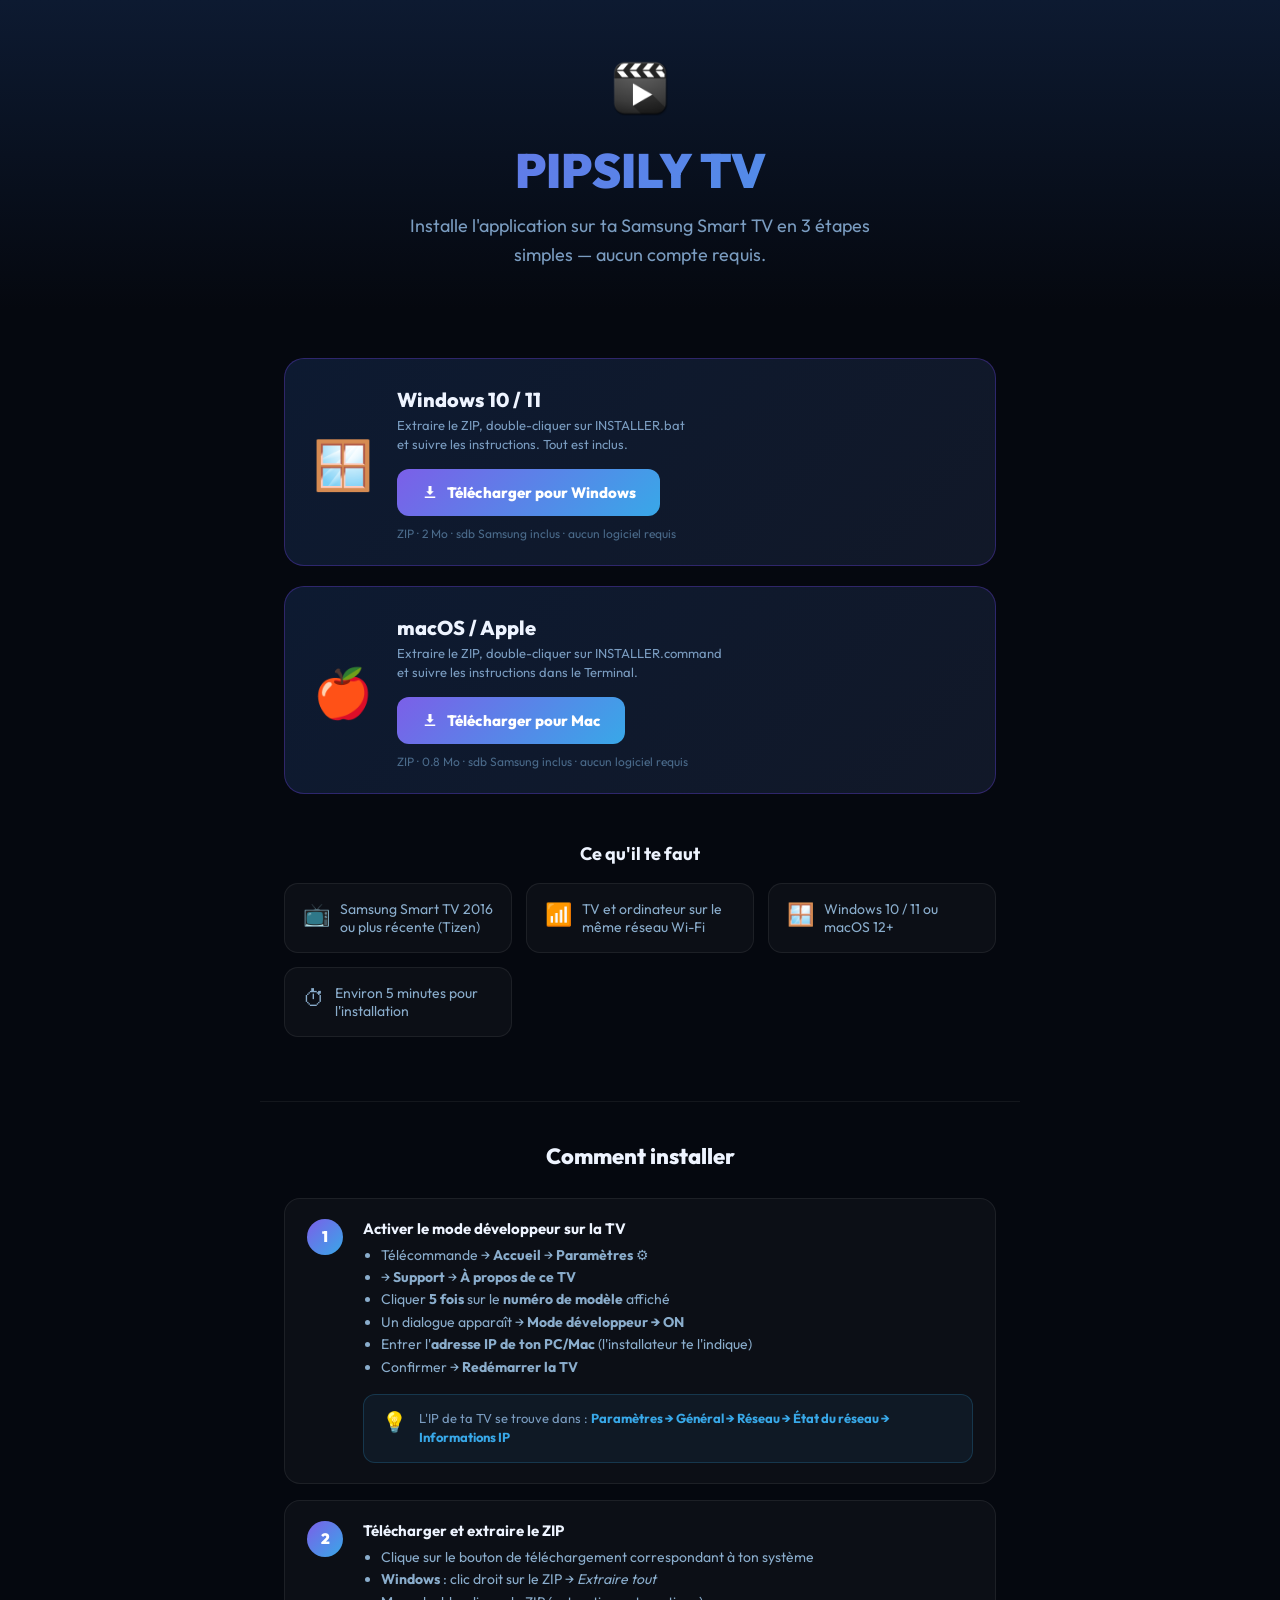
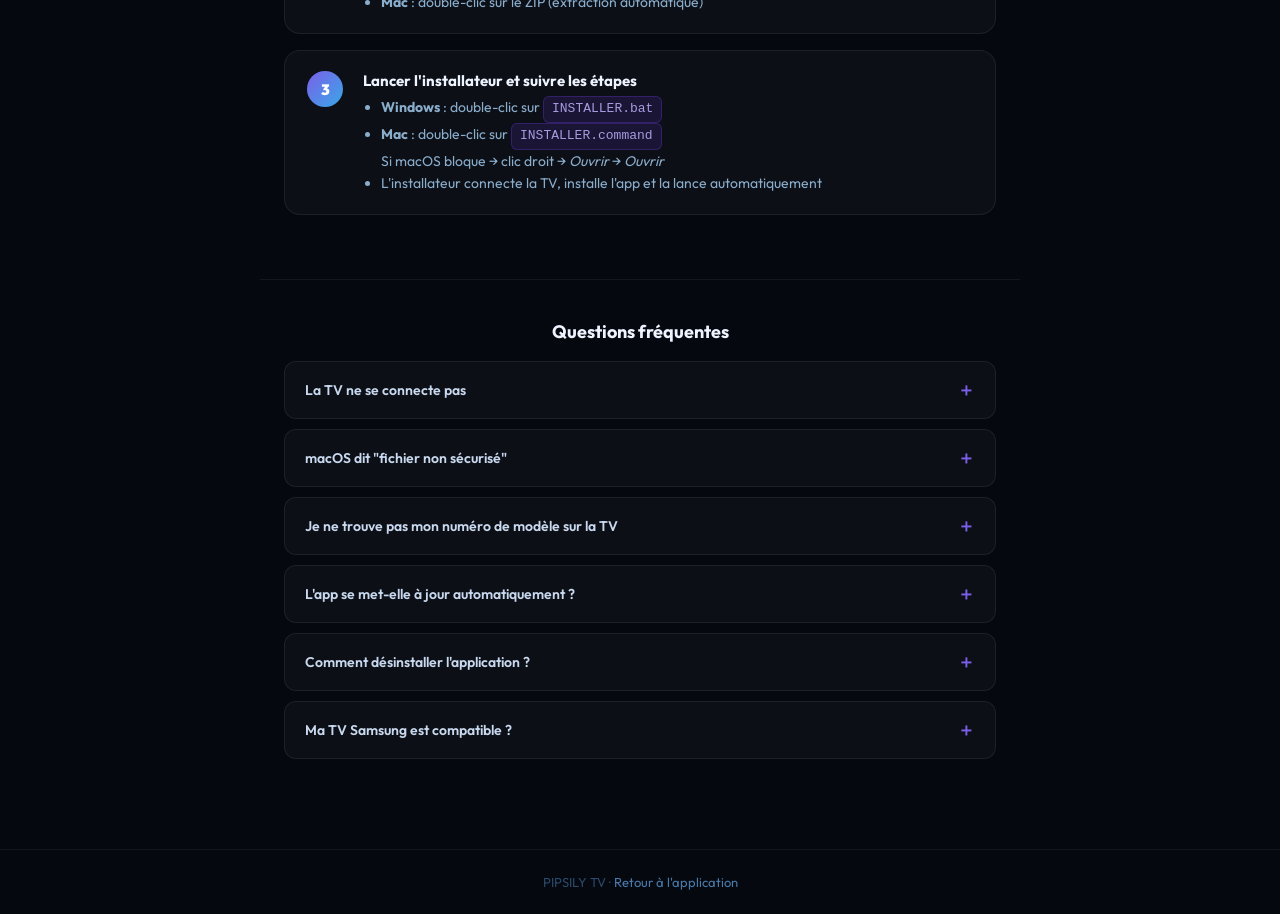
<file: samsung-tv.html>
﻿<!DOCTYPE html>
<html lang="fr">
<head>
  <meta charset="UTF-8" />
  <meta name="viewport" content="width=device-width, initial-scale=1.0" />
  <title>PIPSILY TV — Installation Samsung Smart TV</title>
  <link rel="preconnect" href="https://fonts.googleapis.com" />
  <link rel="preconnect" href="https://fonts.gstatic.com" crossorigin />
  <link rel="stylesheet" href="https://fonts.googleapis.com/css2?family=Outfit:wght@400;500;600;700;800;900&display=swap" />
  <style>
    *, *::before, *::after { box-sizing: border-box; margin: 0; padding: 0; }

    body {
      background: #05080f;
      color: #eef4ff;
      font-family:'Outfit','Segoe UI',system-ui,-apple-system,sans-serif;
      min-height: 100vh;
      display: flex;
      flex-direction: column;
      align-items: center;
    }

    /* ── Hero ── */
    .hero {
      width: 100%;
      padding: 60px 24px 40px;
      text-align: center;
      background: linear-gradient(180deg, #0d1a31 0%, #05080f 100%);
    }
    .logo { width: 56px; height: 56px; margin-bottom: 20px; }
    .hero h1 {
      font-size: clamp(28px, 5vw, 48px);
      font-weight: 900;
      background: linear-gradient(135deg, #7B5FE8, #38A8E8);
      -webkit-background-clip: text;
      -webkit-text-fill-color: transparent;
      background-clip: text;
      margin-bottom: 12px;
    }
    .hero p {
      font-size: clamp(15px, 2.5vw, 18px);
      color: #7a9cc0;
      max-width: 520px;
      margin: 0 auto;
      line-height: 1.6;
    }

    /* ── Download cards ── */
    .download-section {
      width: 100%;
      max-width: 760px;
      padding: 48px 24px;
      display: flex;
      flex-direction: column;
      gap: 20px;
    }

    .dl-card {
      background: linear-gradient(135deg, #0d1a31, #111828);
      border: 1px solid rgba(107,63,224,.35);
      border-radius: 20px;
      padding: 28px 28px 24px;
      display: flex;
      align-items: center;
      gap: 24px;
      transition: border-color .2s, transform .15s;
    }
    .dl-card:hover { border-color: rgba(107,63,224,.7); transform: translateY(-2px); }

    .dl-icon {
      font-size: 48px;
      flex-shrink: 0;
      line-height: 1;
    }

    .dl-info { flex: 1; min-width: 0; }
    .dl-info h2 { font-size: 20px; font-weight: 800; color: #eef4ff; margin-bottom: 4px; }
    .dl-info .dl-sub { font-size: 13px; color: #7a9cc0; margin-bottom: 14px; line-height: 1.5; }

    .btn-dl {
      display: inline-flex;
      align-items: center;
      gap: 8px;
      padding: 14px 24px;
      border-radius: 12px;
      font-size: 15px;
      font-weight: 800;
      text-decoration: none;
      color: #fff;
      background: linear-gradient(135deg, #7B5FE8, #38A8E8);
      transition: opacity .15s, transform .1s;
      border: none;
      cursor: pointer;
    }
    .btn-dl:hover { opacity: .9; transform: scale(1.03); }
    .btn-dl svg { width: 18px; height: 18px; fill: currentColor; }

    .dl-size { font-size: 12px; color: #4a6a8a; margin-top: 10px; }

    /* ── Steps ── */
    .steps-section {
      width: 100%;
      max-width: 760px;
      padding: 0 24px 64px;
    }

    .steps-section h2 {
      font-size: 22px;
      font-weight: 800;
      color: #eef4ff;
      margin-bottom: 28px;
      text-align: center;
    }

    .step-list { display: flex; flex-direction: column; gap: 16px; }

    .step {
      display: flex;
      gap: 20px;
      align-items: flex-start;
      background: rgba(255,255,255,.03);
      border: 1px solid rgba(255,255,255,.07);
      border-radius: 16px;
      padding: 20px 22px;
    }

    .step-num {
      width: 36px;
      height: 36px;
      border-radius: 50%;
      background: linear-gradient(135deg, #7B5FE8, #38A8E8);
      color: #fff;
      font-size: 15px;
      font-weight: 900;
      display: flex;
      align-items: center;
      justify-content: center;
      flex-shrink: 0;
    }

    .step-body h3 { font-size: 15px; font-weight: 700; color: #eef4ff; margin-bottom: 6px; }
    .step-body p, .step-body li {
      font-size: 14px;
      color: #8aadcc;
      line-height: 1.6;
    }
    .step-body ul { padding-left: 18px; }
    .step-body .code {
      display: inline-block;
      background: rgba(107,63,224,.15);
      border: 1px solid rgba(107,63,224,.3);
      border-radius: 6px;
      padding: 2px 8px;
      font-family: 'Consolas', monospace;
      font-size: 13px;
      color: #a89be0;
    }

    .tip {
      display: flex;
      gap: 12px;
      background: rgba(56,168,232,.07);
      border: 1px solid rgba(56,168,232,.2);
      border-radius: 12px;
      padding: 14px 18px;
      margin-top: 16px;
    }
    .tip-icon { font-size: 20px; flex-shrink: 0; }
    .tip p { font-size: 13px; color: #7a9cc0; line-height: 1.5; }
    .tip strong { color: #38A8E8; }

    /* ── Divider ── */
    .divider {
      width: 100%;
      max-width: 760px;
      height: 1px;
      background: rgba(255,255,255,.06);
      margin: 0 24px 40px;
    }

    /* ── Requirements ── */
    .req-section {
      width: 100%;
      max-width: 760px;
      padding: 0 24px 64px;
    }
    .req-section h2 { font-size: 18px; font-weight: 700; color: #eef4ff; margin-bottom: 18px; text-align: center; }
    .req-grid {
      display: grid;
      grid-template-columns: repeat(auto-fit, minmax(200px, 1fr));
      gap: 14px;
    }
    .req-item {
      background: rgba(255,255,255,.03);
      border: 1px solid rgba(255,255,255,.07);
      border-radius: 14px;
      padding: 16px 18px;
      font-size: 14px;
      color: #8aadcc;
      display: flex;
      gap: 10px;
      align-items: flex-start;
    }
    .req-item span:first-child { font-size: 22px; }

    /* ── FAQ ── */
    .faq-section {
      width: 100%;
      max-width: 760px;
      padding: 0 24px 80px;
    }
    .faq-section h2 { font-size: 18px; font-weight: 700; color: #eef4ff; margin-bottom: 18px; text-align: center; }

    details {
      background: rgba(255,255,255,.03);
      border: 1px solid rgba(255,255,255,.07);
      border-radius: 12px;
      margin-bottom: 10px;
      overflow: hidden;
    }
    summary {
      padding: 16px 20px;
      font-size: 14px;
      font-weight: 600;
      color: #c8d8ee;
      cursor: pointer;
      list-style: none;
      display: flex;
      justify-content: space-between;
      align-items: center;
      user-select: none;
    }
    summary::after { content: '＋'; color: #7B5FE8; font-size: 18px; }
    details[open] summary::after { content: '－'; }
    .faq-body { padding: 0 20px 16px; font-size: 14px; color: #7a9cc0; line-height: 1.6; }

    /* ── Footer ── */
    footer {
      padding: 24px;
      text-align: center;
      font-size: 13px;
      color: #2a4a6a;
      border-top: 1px solid rgba(255,255,255,.05);
      width: 100%;
    }
    footer a { color: #4a7aaa; text-decoration: none; }

    @media (max-width: 560px) {
      .dl-card { flex-direction: column; gap: 16px; }
      .dl-icon { font-size: 36px; }
    }
  </style>
</head>
<body>

  <!-- ── Hero ───────────────────────────────────────────────────── -->
  <div class="hero">
    <img class="logo" src="./icons/icon-192.png" alt="PIPSILY" />
    <h1>PIPSILY TV</h1>
    <p>Installe l'application sur ta Samsung Smart TV en 3 étapes simples — aucun compte requis.</p>
  </div>

  <!-- ── Téléchargements ────────────────────────────────────────── -->
  <div class="download-section">

    <div class="dl-card">
      <div class="dl-icon">🪟</div>
      <div class="dl-info">
        <h2>Windows 10 / 11</h2>
        <div class="dl-sub">Extraire le ZIP, double-cliquer sur <span class="code">INSTALLER.bat</span><br>et suivre les instructions. Tout est inclus.</div>
        <a class="btn-dl" href="https://github.com/morpheus45/VOD/releases/download/tv-v1/PIPSILY-TV-Install.zip">
          <svg viewBox="0 0 24 24"><path d="M12 16l-5-5h3V4h4v7h3l-5 5zm-7 2h14v2H5v-2z"/></svg>
          Télécharger pour Windows
        </a>
        <div class="dl-size">ZIP · 2 Mo · sdb Samsung inclus · aucun logiciel requis</div>
      </div>
    </div>

    <div class="dl-card">
      <div class="dl-icon">🍎</div>
      <div class="dl-info">
        <h2>macOS / Apple</h2>
        <div class="dl-sub">Extraire le ZIP, double-cliquer sur <span class="code">INSTALLER.command</span><br>et suivre les instructions dans le Terminal.</div>
        <a class="btn-dl" href="https://github.com/morpheus45/VOD/releases/download/tv-v1/PIPSILY-TV-Install-Mac.zip">
          <svg viewBox="0 0 24 24"><path d="M12 16l-5-5h3V4h4v7h3l-5 5zm-7 2h14v2H5v-2z"/></svg>
          Télécharger pour Mac
        </a>
        <div class="dl-size">ZIP · 0.8 Mo · sdb Samsung inclus · aucun logiciel requis</div>
      </div>
    </div>

  </div>

  <!-- ── Prérequis ─────────────────────────────────────────────── -->
  <div class="req-section">
    <h2>Ce qu'il te faut</h2>
    <div class="req-grid">
      <div class="req-item"><span>📺</span><span>Samsung Smart TV 2016 ou plus récente (Tizen)</span></div>
      <div class="req-item"><span>📶</span><span>TV et ordinateur sur le même réseau Wi-Fi</span></div>
      <div class="req-item"><span>🪟</span><span>Windows 10 / 11 ou macOS 12+</span></div>
      <div class="req-item"><span>⏱</span><span>Environ 5 minutes pour l'installation</span></div>
    </div>
  </div>

  <div class="divider"></div>

  <!-- ── Étapes ─────────────────────────────────────────────────── -->
  <div class="steps-section">
    <h2>Comment installer</h2>
    <div class="step-list">

      <div class="step">
        <div class="step-num">1</div>
        <div class="step-body">
          <h3>Activer le mode développeur sur la TV</h3>
          <ul>
            <li>Télécommande → <strong>Accueil</strong> → <strong>Paramètres ⚙</strong></li>
            <li>→ <strong>Support</strong> → <strong>À propos de ce TV</strong></li>
            <li>Cliquer <strong>5 fois</strong> sur le <strong>numéro de modèle</strong> affiché</li>
            <li>Un dialogue apparaît → <strong>Mode développeur → ON</strong></li>
            <li>Entrer l'<strong>adresse IP de ton PC/Mac</strong> (l'installateur te l'indique)</li>
            <li>Confirmer → <strong>Redémarrer la TV</strong></li>
          </ul>
          <div class="tip">
            <div class="tip-icon">💡</div>
            <p>L'IP de ta TV se trouve dans : <strong>Paramètres → Général → Réseau → État du réseau → Informations IP</strong></p>
          </div>
        </div>
      </div>

      <div class="step">
        <div class="step-num">2</div>
        <div class="step-body">
          <h3>Télécharger et extraire le ZIP</h3>
          <ul>
            <li>Clique sur le bouton de téléchargement correspondant à ton système</li>
            <li><strong>Windows</strong> : clic droit sur le ZIP → <em>Extraire tout</em></li>
            <li><strong>Mac</strong> : double-clic sur le ZIP (extraction automatique)</li>
          </ul>
        </div>
      </div>

      <div class="step">
        <div class="step-num">3</div>
        <div class="step-body">
          <h3>Lancer l'installateur et suivre les étapes</h3>
          <ul>
            <li><strong>Windows</strong> : double-clic sur <span class="code">INSTALLER.bat</span></li>
            <li><strong>Mac</strong> : double-clic sur <span class="code">INSTALLER.command</span><br>
                Si macOS bloque → clic droit → <em>Ouvrir</em> → <em>Ouvrir</em></li>
            <li>L'installateur connecte la TV, installe l'app et la lance automatiquement</li>
          </ul>
        </div>
      </div>

    </div>
  </div>

  <div class="divider"></div>

  <!-- ── FAQ ───────────────────────────────────────────────────── -->
  <div class="faq-section">
    <h2>Questions fréquentes</h2>

    <details>
      <summary>La TV ne se connecte pas</summary>
      <div class="faq-body">
        Vérifie que :<br>
        • Le mode développeur est bien activé et que la TV a redémarré<br>
        • L'adresse IP du PC/Mac est correctement entrée dans les paramètres de la TV<br>
        • La TV et l'ordinateur sont sur le <strong>même réseau Wi-Fi</strong> (pas un réseau invité)<br>
        • Le pare-feu Windows n'est pas en train de bloquer la connexion
      </div>
    </details>

    <details>
      <summary>macOS dit "fichier non sécurisé"</summary>
      <div class="faq-body">
        C'est normal pour les scripts non signés par l'App Store. Solution :<br>
        Clic droit sur <span class="code">INSTALLER.command</span> → <strong>Ouvrir</strong> → <strong>Ouvrir</strong><br>
        Ou dans Terminal : <span class="code">chmod +x INSTALLER.command</span>
      </div>
    </details>

    <details>
      <summary>Je ne trouve pas mon numéro de modèle sur la TV</summary>
      <div class="faq-body">
        Va dans <strong>Paramètres → Support → À propos de ce TV</strong>.<br>
        Le numéro de modèle est affiché à l'écran (ex: QN55Q80C). Clique dessus 5 fois avec OK sur la télécommande.
      </div>
    </details>

    <details>
      <summary>L'app se met-elle à jour automatiquement ?</summary>
      <div class="faq-body">
        Oui. À chaque lancement, PIPSILY TV vérifie si une mise à jour est disponible.<br>
        Si c'est le cas, une notification apparaît et l'installation se fait en un clic, sans refaire la procédure d'installation.
      </div>
    </details>

    <details>
      <summary>Comment désinstaller l'application ?</summary>
      <div class="faq-body">
        Sur la TV : <strong>Accueil → Applications → (icône paramètres ⚙) → PIPSILY TV → Supprimer</strong>
      </div>
    </details>

    <details>
      <summary>Ma TV Samsung est compatible ?</summary>
      <div class="faq-body">
        Toutes les Samsung Smart TV depuis 2016 (système Tizen 3.0+) sont compatibles.<br>
        Modèles : Séries F, H, J, K, M, N, R, Q, et plus récents.
      </div>
    </details>

  </div>

  <!-- ── Footer ─────────────────────────────────────────────────── -->
  <footer>
    PIPSILY TV · <a href="./">Retour à l'application</a>
  </footer>

</body>
</html>
</file>
<file: styles.css>
/* ================================================================
   PIPSILY — styles.css v5.2 — Dark Cinema
   ================================================================ */

@keyframes slideUp{
  from{ transform:translateX(-50%) translateY(30px); opacity:0 }
  to  { transform:translateX(-50%) translateY(0);    opacity:1 }
}
@keyframes spin{ to{ transform:rotate(360deg) } }
@keyframes livePulse{
  0%,100%{ box-shadow:0 0 0 0 rgba(220,30,30,.6) }
  50%    { box-shadow:0 0 0 4px rgba(220,30,30,0) }
}
@keyframes shimmer{
  0%  { background-position:-200% 0 }
  100%{ background-position: 200% 0 }
}
@keyframes fadeIn{
  from{ opacity:0; transform:translateY(6px) }
  to  { opacity:1; transform:translateY(0) }
}

/* ── Variables ── */
:root{
  --bg      :#05080f;
  --panel   :#0c1422;
  --panel2  :#111e32;
  --glass   :rgba(13,22,40,.75);
  --text    :#eef4ff;
  --muted   :#7a9cc0;
  --line    :rgba(255,255,255,.08);
  --accent  :#7B5FE8;
  --accent2 :#38A8E8;
  --blue    :#38A8E8;
  --shadow  :0 20px 50px rgba(0,0,0,.5);
  --r       :16px;
  --glow    :0 0 20px rgba(123,95,232,.25);
}
*{ box-sizing:border-box }
html,body{
  margin:0; padding:0;
  background:
    radial-gradient(ellipse at 15% 0%,rgba(107,63,224,.16),transparent 40%),
    radial-gradient(ellipse at 85% 5%,rgba(56,168,232,.10),transparent 40%),
    #05080f;
  color:var(--text);
  font-family:'Segoe UI','Inter',system-ui,-apple-system,sans-serif;
  min-height:100vh;
  /* iOS : empêcher le rebond élastique de la page (Safari 16+) */
  overscroll-behavior: none;
  /* iOS : empêche le zoom au double-tap */
  touch-action: manipulation;
}
html{
  /* overflow-x:hidden sur html uniquement — sur body il empêche le scroll tactile iOS
     (body considéré non-scrollable → seuls les éléments fixed répondent au doigt) */
  overflow-x: hidden;
}
/* iOS : empêcher le zoom sur focus des inputs (font-size ≥ 16px obligatoire) */
input, select, textarea{
  font-size: max(16px, 1em) !important;
}
/* iOS : supprimer le callout (menu "Copier") au long-press sur les images */
img{ -webkit-touch-callout: none }
button,select,input{ font:inherit }

/* ── App shell ── */
.app-shell{ max-width:1440px; margin:0 auto; padding:0 14px 0 }

/* ── Topbar ── */
.topbar{
  position:sticky; top:0; z-index:30;
  background:rgba(5,8,15,.88);
  backdrop-filter:blur(20px); -webkit-backdrop-filter:blur(20px);
  border-bottom:1px solid var(--line);
  padding:10px 0 10px;
  /* iOS : laisser de la place pour l'encoche / Dynamic Island */
  padding-top: max(10px, env(safe-area-inset-top));
  padding-left:  env(safe-area-inset-left);
  padding-right: env(safe-area-inset-right);
}
.topbar-brand-row{
  display:flex; align-items:center; justify-content:space-between; margin-bottom:10px;
}
.brand-logo{
  height:36px; width:auto;
  display:block;
  filter:drop-shadow(0 0 10px rgba(123,111,232,.35));
}
.topbar-user-btns{ display:flex; align-items:center; gap:8px }
.user-btn{
  display:inline-flex; align-items:center; gap:5px;
  padding:6px 12px; border-radius:10px; font-size:12px; font-weight:700;
  text-decoration:none; transition:all .15s; border:1px solid;
}
.user-btn--admin{
  background:rgba(59,124,244,.15); border-color:rgba(59,124,244,.35); color:#82b4ff;
}
.user-btn--admin:hover{ background:rgba(59,124,244,.25) }
.user-btn--account{
  background:rgba(255,255,255,.08); border-color:rgba(255,255,255,.15); color:var(--text);
}
.user-btn--account:hover{ background:rgba(255,255,255,.14) }
.nav-row{
  display:grid; grid-template-columns:1fr 1fr 1fr; gap:8px;
}
.nav-btn{
  border:1px solid var(--line); background:rgba(255,255,255,.04);
  color:var(--muted);
  padding:11px; border-radius:12px; cursor:pointer; font-size:13px;
  font-weight:600; letter-spacing:.01em;
  transition:all .2s ease;
}
.nav-btn:hover{ background:rgba(255,255,255,.08); color:var(--text) }
.nav-btn.active{
  background:linear-gradient(135deg,var(--accent),var(--accent2));
  border-color:transparent; color:#fff;
  box-shadow:0 4px 20px rgba(123,95,232,.35);
}
.nav-btn:focus{ outline:2px solid var(--accent); outline-offset:2px }

/* ── Barre fixe Mettre à jour ── */
.update-bar{
  position:fixed; bottom:0; left:0; right:0; z-index:200;
  display:flex; align-items:center; justify-content:space-between;
  gap:12px; padding:12px 18px;
  background:rgba(5,8,15,.95);
  backdrop-filter:blur(20px); -webkit-backdrop-filter:blur(20px);
  border-top:1px solid rgba(123,95,232,.25);
  box-shadow:0 -4px 30px rgba(0,0,0,.6);
  padding-bottom:calc(12px + env(safe-area-inset-bottom, 0px));
}
.update-bar__left{ display:flex; align-items:center; gap:10px; min-width:0 }
.update-bar__icon{ font-size:22px; flex-shrink:0 }
.update-bar__text{ display:flex; flex-direction:column; gap:1px; min-width:0 }
.update-bar__label{
  font-size:11px; font-weight:800; color:var(--text);
  letter-spacing:.06em; text-transform:uppercase;
}
.update-bar__date{ font-size:11px; color:var(--muted); white-space:nowrap }
.update-bar__btn{
  flex-shrink:0; padding:10px 20px; border-radius:12px; border:none; cursor:pointer;
  font-size:13px; font-weight:700; letter-spacing:.03em;
  background:linear-gradient(135deg,var(--accent),var(--accent2));
  color:#fff; transition:opacity .15s,transform .12s;
  box-shadow:0 4px 16px rgba(123,95,232,.3);
  white-space:nowrap;
}
.update-bar__btn:active{ transform:scale(.96) }
.update-bar__btn:disabled{ opacity:.45; cursor:default; transform:none }
.app-shell{ padding-bottom:max(80px, calc(64px + env(safe-area-inset-bottom, 0px))) }

/* ── Contrôles ── */
.sticky-controls{
  padding:10px 0 8px;
  border-bottom:1px solid var(--line);
}
.controls-grid--four{
  display:grid; grid-template-columns:1.2fr 1.2fr .7fr .7fr; gap:8px;
}
.controls-grid--four select,
.controls-grid--four input{
  width:100%; padding:11px 14px; border-radius:12px;
  border:1px solid var(--line);
  background:var(--panel); color:var(--text);
  transition:border-color .2s, box-shadow .2s;
}
.controls-grid--four select:focus,
.controls-grid--four input:focus{
  outline:none;
  border-color:var(--accent);
  box-shadow:0 0 0 3px rgba(123,95,232,.15);
}

/* ── Featured Banner (hero) ── */
.content{ padding-top:14px }
.hero{
  position:relative; overflow:hidden;
  border-radius:20px; margin-bottom:20px;
  height:220px;
  background:linear-gradient(135deg,rgba(232,51,74,.18),rgba(59,124,244,.18));
  border:1px solid var(--line);
  background-size:cover; background-position:center 20%;
  transition:background-image .5s;
  cursor:default;
  animation:fadeIn .4s ease;
}
.hero--img{ border:1px solid rgba(255,255,255,.1) }
.hero--img::before{
  content:''; position:absolute; inset:0;
  background:
    linear-gradient(to right, rgba(5,8,15,.96) 0%, rgba(5,8,15,.55) 40%, rgba(5,8,15,.15) 100%),
    linear-gradient(to top, rgba(5,8,15,.95) 0%, rgba(5,8,15,.3) 40%, transparent 70%);
}
.hero-text{
  position:absolute; bottom:0; left:0; right:0;
  padding:22px 22px 20px; z-index:1;
}
.hero h1{
  margin:0 0 5px; font-size:24px; font-weight:900; letter-spacing:-.6px;
  text-shadow:0 2px 16px rgba(0,0,0,.8);
  max-width:75%;
  display:-webkit-box; -webkit-line-clamp:1; -webkit-box-orient:vertical; overflow:hidden;
  background:linear-gradient(135deg,#fff 60%,rgba(255,255,255,.7));
  -webkit-background-clip:text; color:transparent;
}
.hero p{ margin:0; color:var(--muted); font-size:12px; letter-spacing:.01em }
.hero-stats{ display:flex; gap:6px; flex-wrap:wrap; margin-top:10px }
.hero-stats span{
  padding:4px 12px;
  background:rgba(255,255,255,.08); -webkit-backdrop-filter:blur(12px); backdrop-filter:blur(12px);
  border:1px solid rgba(255,255,255,.14);
  border-radius:999px; color:#cdd9ef; font-size:11px; font-weight:600;
  letter-spacing:.02em;
}

/* ── Category Pills ── */
.cat-pills{
  display:flex; gap:8px;
  overflow-x:auto; overflow-y:hidden;
  padding:14px 0 10px;
  scroll-snap-type:x proximity;   /* mandatory trop agressif sur iOS touch */
  touch-action:pan-x;             /* iOS : déléguer les swipes horizontaux */
  -webkit-overflow-scrolling:touch;
  border-bottom:1px solid var(--line);
  margin-bottom:4px;
}
.cat-pills[hidden]{ display:none }
.cat-pills::-webkit-scrollbar{ height:3px }
.cat-pills::-webkit-scrollbar-thumb{ background:rgba(255,255,255,.1); border-radius:2px }
.cat-pill{
  flex:0 0 auto; scroll-snap-align:start;
  padding:7px 16px; border-radius:999px;
  border:1px solid rgba(255,255,255,.1);
  background:rgba(255,255,255,.05);
  color:var(--muted); cursor:pointer;
  font-size:12px; font-weight:600; white-space:nowrap;
  transition:all .15s; min-height:34px; line-height:1;
}
.cat-pill:hover{ background:rgba(255,255,255,.1); color:var(--text); border-color:rgba(255,255,255,.2) }
.cat-pill--active{
  background:linear-gradient(135deg,var(--accent),var(--accent2));
  border-color:transparent; color:#fff;
  box-shadow:0 3px 12px rgba(123,95,232,.35);
}
.cat-pill:focus{ outline:2px solid var(--accent); outline-offset:2px }

/* ── Sections ── */
.section-block{ margin-top:24px }
.section-title-row{
  display:flex; justify-content:space-between; align-items:center; margin-bottom:14px;
}
.section-title-row h2,.section-h2{
  margin:0; font-size:18px; font-weight:800; letter-spacing:-.3px;
  display:flex; align-items:center; gap:8px;
}
.section-title-row h2::before,.section-h2::before{
  content:''; display:inline-block;
  width:4px; height:18px; border-radius:2px;
  background:linear-gradient(180deg,var(--accent),var(--accent2));
  flex-shrink:0;
}
.section-sub{ font-size:12px; color:var(--muted) }
#catalogCount{ font-size:12px; color:var(--muted) }

/* ── Nouveautés : scroll horizontal ── */
.nou-row{
  display:flex; gap:10px;
  align-items:flex-start;
  overflow-x:auto;
  padding:8px 4px 12px;   /* padding haut/bas pour laisser place aux outlines */
  scroll-snap-type:x proximity;   /* mandatory trop agressif sur iOS touch */
  touch-action:pan-x;             /* iOS : déléguer les swipes horizontaux */
  -webkit-overflow-scrolling:touch;
}
.nou-row::-webkit-scrollbar{ height:3px }
.nou-row::-webkit-scrollbar-thumb{ background:rgba(255,255,255,.12); border-radius:3px }

.nou-card{
  flex:0 0 95px;
  scroll-snap-align:start; cursor:pointer;
  touch-action:manipulation;
  -webkit-tap-highlight-color:transparent;
  transition:transform .2s;
}
.nou-card:hover,.nou-card:focus{ transform:translateY(-6px) scale(1.03); outline:none }
.nou-card:hover .nou-media{
  box-shadow:0 12px 32px rgba(0,0,0,.6), 0 0 0 2px rgba(123,95,232,.5);
  border-color:rgba(123,95,232,.5);
}
.nou-card:hover .nou-media img{ transform:scale(1.05) }
.nou-media img{ transition:transform .35s ease }

/* ── Badge ❤️ sur les cartes favoris dans la section Poursuivre ── */
.nou-fav-badge{
  position:absolute; bottom:4px; right:5px;
  font-size:12px; line-height:1;
  text-shadow:0 1px 3px rgba(0,0,0,.8);
  pointer-events:none;
}

/* ── Carte live dans les rangées Favoris / Continuer : format 16/9 ── */
.nou-card--live{
  flex:0 0 170px;   /* plus large que les posters 2:3 */
}
.nou-card--live .nou-media{
  width:170px; height:96px;   /* ratio 16:9 pour les logos TV */
  background:#06101e;
}
.nou-card--live .nou-media img{
  object-fit:contain;   /* logo TV centré, sans recadrage */
}

.nou-media{
  position:relative;
  width:95px; height:142px;   /* fixe — ratio 2:3 exact, jamais variable */
  border-radius:12px; overflow:hidden;
  background:var(--panel2);
  flex-shrink:0;
}
.nou-media img{
  width:100%; height:100%; object-fit:cover; display:block;
}
.nou-media::after{
  content:''; position:absolute; inset:0;
  background:linear-gradient(to top,rgba(5,8,15,.7) 0%,transparent 50%);
  pointer-events:none;
}
.nou-overlay{
  position:absolute; inset:0; z-index:1;
  display:flex; align-items:center; justify-content:center;
  background:rgba(0,0,0,0); transition:background .2s;
}
.nou-card:hover .nou-overlay,.nou-card:focus .nou-overlay{ background:rgba(0,0,0,.4) }
.nou-play{
  color:#fff; font-size:20px; opacity:0;
  filter:drop-shadow(0 2px 4px rgba(0,0,0,.5));
  transform:scale(.5); transition:opacity .2s,transform .2s;
}
.nou-card:hover .nou-play,.nou-card:focus .nou-play{ opacity:1; transform:scale(1) }
.nou-qual{
  position:absolute; bottom:5px; left:5px; z-index:2;
  padding:2px 5px; border-radius:4px; font-size:9px; font-weight:800;
  background:rgba(123,95,232,.9); color:#fff;
}
.nou-info{ padding:5px 2px 0; height:44px; overflow:hidden }
.nou-title{
  font-size:11px; font-weight:700; color:var(--text); line-height:1.3;
  display:-webkit-box; -webkit-line-clamp:2; -webkit-box-orient:vertical; overflow:hidden;
}
.nou-date{ font-size:10px; color:var(--muted); margin-top:2px }

/* ── Grille principale ── */
.grid{
  display:grid;
  grid-template-columns:repeat(auto-fill,minmax(130px,1fr));
  gap:10px;
}

/* ── Grille Live TV ── */
.grid--live{
  grid-template-columns:repeat(2,1fr);   /* 2 colonnes : logos plus lisibles */
  gap:10px;
}
.grid--live .card-media{
  aspect-ratio:16/9;                     /* ratio TV horizontal, mieux pour les logos */
  background:#06101e;
  border-bottom:1px solid rgba(255,255,255,.06);
}
.grid--live .card-media::after{ display:none }
.grid--live .card-media img{
  object-fit:contain;
  padding:14px;                          /* plus d'air autour du logo */
  filter:drop-shadow(0 2px 6px rgba(0,0,0,.5));
}
.grid--live .card-placeholder{ font-size:32px }

/* ── Carte ── */
.card{
  background:var(--panel);
  border:1px solid var(--line); border-radius:var(--r);
  overflow:hidden; cursor:pointer;
  touch-action:manipulation;
  -webkit-tap-highlight-color:transparent;
  transition:transform .2s ease, box-shadow .2s ease, border-color .2s;
  display:flex; flex-direction:column;
  animation:fadeIn .3s ease both;
}
.card:hover{
  transform:translateY(-6px) scale(1.01);
  box-shadow:0 20px 50px rgba(0,0,0,.6), 0 0 0 1px rgba(123,95,232,.35), 0 0 24px rgba(123,95,232,.12);
  border-color:rgba(123,95,232,.4);
}
.card:focus{
  outline:none;
  box-shadow:0 0 0 2px var(--accent);
  transform:scale(1.02);
}

.card-media{
  position:relative; aspect-ratio:2/3;
  background:var(--panel2);
  overflow:hidden; flex-shrink:0;
}
.card-media img{ width:100%; height:100%; object-fit:cover; display:block; transition:transform .35s ease }
.card:hover .card-media img{ transform:scale(1.06) }
.card-media::after{
  content:''; position:absolute; inset:0;
  background:linear-gradient(to top,rgba(5,8,15,.9) 0%,rgba(5,8,15,.1) 45%,transparent 65%);
  pointer-events:none; transition:opacity .25s;
}
.card:hover .card-media::after{ opacity:.7 }

/* Play icon overlay on card hover */
.card-media::before{
  content:'▶'; position:absolute; inset:0; z-index:2;
  display:flex; align-items:center; justify-content:center;
  font-size:28px; color:rgba(255,255,255,.0);
  text-shadow:0 2px 12px rgba(0,0,0,.8);
  transition:color .2s, transform .2s;
  transform:scale(.6);
  pointer-events:none;
}
.card:hover .card-media::before{
  color:rgba(255,255,255,.85);
  transform:scale(1);
}
.card-placeholder{
  width:100%; height:100%;
  display:flex; align-items:center; justify-content:center;
  font-size:38px; color:rgba(255,255,255,.12);
  background:linear-gradient(135deg,rgba(123,95,232,.06),rgba(59,124,244,.06));
}
.card-badge{
  position:absolute; top:7px; left:7px; z-index:1;
  padding:3px 7px; border-radius:6px;
  font-size:9px; font-weight:800; letter-spacing:.04em; color:#fff;
  -webkit-backdrop-filter:blur(4px); backdrop-filter:blur(4px);
}
.card-badge--f{ background:rgba(0,0,0,.6); border:1px solid rgba(255,255,255,.1) }
.card-badge--s{ background:rgba(59,124,244,.85) }
.card-badge--live{ background:rgba(220,30,30,.9); animation:livePulse 2s ease-in-out infinite }
.card-qual{
  position:absolute; top:7px; right:7px; z-index:1;
  background:rgba(123,95,232,.85);
  padding:3px 7px; border-radius:6px;
  font-size:9px; font-weight:800; color:#fff;
}
.fav-btn{
  position:absolute; right:7px; bottom:38px; z-index:1;
  border:none; background:rgba(0,0,0,.55);
  -webkit-backdrop-filter:blur(4px); backdrop-filter:blur(4px);
  color:rgba(255,255,255,.5); padding:5px 7px;
  border-radius:999px; cursor:pointer; font-size:13px; line-height:1;
  transition:all .2s;
}
.fav-btn:hover{ background:rgba(0,0,0,.8); color:#fff }
.fav-btn.is-fav{ background:var(--accent); color:#fff }

/* ── Barre de progression (style Netflix) ── */
.card-prog-bar{
  position:absolute; bottom:0; left:0; right:0;
  height:3px; background:rgba(255,255,255,.15); z-index:3;
}
.card-prog-fill{
  height:100%; background:#e50914;
  border-radius:0 2px 2px 0;
  transition:width .3s;
}
.nou-card .card-prog-bar{
  border-radius:0;
}
.nou-placeholder{
  width:100%; height:100%; display:flex; align-items:center; justify-content:center;
  font-size:32px; background:var(--panel2); color:rgba(255,255,255,.12);
}

.card-info{
  padding:8px 10px 10px; flex-grow:1;
  display:flex; flex-direction:column;
  background:linear-gradient(180deg,var(--panel) 0%,rgba(12,20,34,.95) 100%);
}
.card-title{
  font-size:12px; font-weight:700; line-height:1.35; margin:0; color:var(--text);
  display:-webkit-box; -webkit-line-clamp:2; -webkit-box-orient:vertical; overflow:hidden;
}
.card-cat{
  font-size:10px; color:var(--muted); margin-top:3px;
  white-space:nowrap; overflow:hidden; text-overflow:ellipsis;
}

.empty-state{
  padding:32px; border:1px dashed var(--line);
  border-radius:16px; color:var(--muted); text-align:center;
}

/* ================================================================
   PANNEAU SÉRIES / VOD
   ================================================================ */
.series-panel[hidden]{ display:none !important }
.series-panel{
  position:fixed; top:0; right:0; bottom:0;
  width:min(540px,96vw);
  background:linear-gradient(160deg,var(--panel) 0%,#0e1c35 100%);
  border-left:1px solid var(--line);
  box-shadow:-20px 0 60px rgba(0,0,0,.6);
  z-index:50; overflow-y:auto; overscroll-behavior:contain;
  display:flex; flex-direction:column;
}
.sp-header{
  position:sticky; top:0; z-index:5;
  display:flex; justify-content:space-between; align-items:flex-start; gap:12px;
  padding:16px; background:rgba(11,20,39,.97); border-bottom:1px solid var(--line);
}
.sp-hinfo{ flex:1; min-width:0 }
.sp-kicker{
  font-size:10px; font-weight:800; letter-spacing:.12em;
  text-transform:uppercase; color:var(--accent2); margin-bottom:3px;
}
.sp-title{ margin:0; font-size:19px; font-weight:800; white-space:nowrap; overflow:hidden; text-overflow:ellipsis }
.sp-meta{ font-size:12px; color:var(--muted); margin-top:3px }
.sp-close{
  flex-shrink:0; border:1px solid var(--line); background:var(--panel2); color:var(--text);
  padding:8px 12px; border-radius:10px; cursor:pointer; font-size:16px; min-height:38px;
}
.sp-close:hover{ background:#1e3050 }
.sp-close:focus{ outline:2px solid var(--accent); outline-offset:2px }
.sp-body{ display:flex; flex-direction:column; gap:12px; padding:14px 16px 48px }
.sp-hero{
  display:grid; grid-template-columns:100px 1fr; gap:14px; align-items:start;
  background:rgba(255,255,255,.03); border:1px solid var(--line); border-radius:14px; padding:12px;
}
.sp-cover{ width:100px; border-radius:10px; object-fit:cover; display:block; background:#0b1425; aspect-ratio:2/3 }
.sp-nocover{
  display:flex; align-items:center; justify-content:center;
  font-size:36px; color:rgba(255,255,255,.15);
  background:linear-gradient(135deg,rgba(123,95,232,.07),rgba(59,124,244,.07));
}
.sp-hero-txt{ display:flex; flex-direction:column; gap:8px }
.sp-plot{ margin:0; font-size:13px; color:var(--muted); line-height:1.6 }
.sp-loading{ display:flex; align-items:center; gap:8px; font-size:13px; color:var(--muted) }
.sp-spin{
  display:inline-block; width:15px; height:15px;
  border:2px solid rgba(255,255,255,.15); border-top-color:var(--accent2);
  border-radius:50%; animation:spin .7s linear infinite;
}
.sp-tabs{ display:flex; flex-wrap:wrap; gap:8px; padding:2px 0 }
.sp-tab{
  display:flex; flex-direction:column; align-items:center; gap:1px;
  border:1px solid var(--line); background:var(--panel2); color:var(--muted);
  padding:8px 14px; border-radius:10px; cursor:pointer; font-size:13px; font-weight:700;
  transition:background .15s, color .15s; min-height:44px;
}
.sp-tab:hover{ background:#1a2d4e; color:var(--text) }
.sp-tab--active{
  background:linear-gradient(135deg,var(--accent),var(--accent2));
  border-color:transparent; color:#fff;
}
.sp-tab:focus{ outline:2px solid var(--accent2); outline-offset:2px }
.sp-tab-cnt{ font-size:10px; font-weight:400; opacity:.8 }
.sp-onesaison{ font-size:13px; font-weight:700; color:var(--muted); padding:2px 0 }
.sp-scov{ border-radius:10px; overflow:hidden; max-height:160px }
.sp-scov img{ width:100%; object-fit:cover; display:block }
.sp-eplist{ display:flex; flex-direction:column; gap:3px }
.sp-ep{
  display:flex; align-items:center; gap:10px; width:100%;
  border:1px solid var(--line); background:rgba(255,255,255,.03);
  color:var(--text); padding:10px 12px; border-radius:11px; cursor:pointer; text-align:left;
  transition:border-color .15s, background .15s; min-height:60px;
}
.sp-ep:hover{ border-color:var(--accent); background:rgba(123,95,232,.06) }
.sp-ep:focus{ outline:2px solid var(--accent); outline-offset:2px; border-color:var(--accent) }
.sp-ep--done{ opacity:.55 }
.sp-ep--locked{ opacity:.3; cursor:not-allowed }
.sp-ep-img{ width:72px; height:42px; flex-shrink:0; border-radius:6px; object-fit:cover; background:#0b1425 }
.sp-ep-img--blank{
  display:flex; align-items:center; justify-content:center;
  background:rgba(255,255,255,.05); color:rgba(255,255,255,.15); font-size:18px;
}
.sp-ep-img--blank::after{ content:"🎬" }
.sp-ep-info{ flex:1; min-width:0; display:flex; flex-direction:column; gap:2px }
.sp-ep-code{ font-size:11px; font-weight:800; color:var(--accent2); display:block; white-space:nowrap }
.sp-ep-title{ font-size:13px; line-height:1.3; font-weight:600; white-space:nowrap; overflow:hidden; text-overflow:ellipsis; display:block }
.sp-ep-dur{ font-size:10px; color:var(--muted); display:block }
.sp-ep-plot{ font-size:11px; color:var(--muted); line-height:1.4; white-space:nowrap; overflow:hidden; text-overflow:ellipsis; display:block }
.sp-ep-status{ flex-shrink:0; display:flex; flex-direction:column; align-items:center; gap:3px }
.sp-check{ color:#6ef7b0; font-size:16px; font-weight:800 }
.sp-pct{ font-size:10px; color:var(--muted) }
.sp-play{ font-size:18px; color:rgba(255,255,255,.3); transition:color .15s }
.sp-lock{ font-size:16px; color:rgba(255,255,255,.2) }
.sp-ep:hover .sp-play, .sp-ep:focus .sp-play{ color:var(--accent) }
.sp-prog{ height:3px; background:rgba(255,255,255,.08); border-radius:2px; margin:-1px 12px 3px }
.sp-prog-fill{ height:100%; background:linear-gradient(90deg,var(--accent),var(--accent2)); border-radius:2px }

/* ── Barre de reprise épisode ── */
.sp-resume-bar{
  position:sticky; bottom:0; left:0; right:0;
  display:flex; align-items:center; gap:10px; flex-wrap:wrap;
  padding:14px 16px;
  background:linear-gradient(135deg,rgba(123,95,232,.18),rgba(30,40,60,.95));
  backdrop-filter:blur(12px); -webkit-backdrop-filter:blur(12px);
  border-top:1px solid rgba(123,95,232,.3);
  z-index:10;
}
.sp-resume-info{ flex:1; font-size:13px; color:#a8c2e0; white-space:nowrap; overflow:hidden; text-overflow:ellipsis; min-width:0 }
.sp-resume-play{
  padding:10px 18px; border-radius:12px; border:none; cursor:pointer;
  background:linear-gradient(135deg,var(--accent),var(--accent2));
  color:#fff; font-size:14px; font-weight:700; white-space:nowrap;
  box-shadow:0 4px 14px rgba(123,95,232,.35);
}
.sp-resume-restart{
  padding:9px 14px; border-radius:12px; border:1px solid var(--line);
  background:var(--panel2); color:var(--muted); cursor:pointer;
  font-size:13px; font-weight:600; white-space:nowrap;
}
.sp-resume-restart:hover{ color:var(--fg) }
.sp-resume-dismiss{
  padding:6px 10px; border-radius:10px; border:none;
  background:transparent; color:rgba(255,255,255,.35); cursor:pointer;
  font-size:16px; line-height:1; flex-shrink:0;
}
.sp-resume-dismiss:hover{ color:rgba(255,255,255,.7) }

/* ── Modal reprise épisode ── */
.sp-resume-modal{
  position:fixed; inset:0; background:rgba(0,0,0,.7); z-index:3000;
  display:flex; align-items:center; justify-content:center;
  backdrop-filter:blur(6px); -webkit-backdrop-filter:blur(6px);
}
.sp-resume-modal__box{
  position:relative; width:min(480px,92vw);
  background:linear-gradient(135deg,#0c1422,#0a1828);
  border:1px solid rgba(123,95,232,.35); border-radius:20px;
  padding:28px 24px 22px; text-align:center;
  box-shadow:0 24px 64px rgba(0,0,0,.8);
}
.sp-resume-modal__title{ font-size:17px; font-weight:700; color:#eef4ff; margin-bottom:4px }
.sp-resume-modal__pct{ font-size:13px; color:#7a9cc0; margin-bottom:24px }
.sp-resume-modal__btns{ display:flex; gap:12px; justify-content:center; flex-wrap:wrap; margin-bottom:16px }
.sp-resume-modal__play{
  flex:1; min-width:140px; padding:14px 20px; border-radius:14px; border:none; cursor:pointer;
  background:linear-gradient(135deg,var(--accent),var(--accent2));
  color:#fff; font-size:15px; font-weight:800;
  box-shadow:0 4px 18px rgba(123,95,232,.4);
}
.sp-resume-modal__restart{
  flex:1; min-width:140px; padding:13px 16px; border-radius:14px;
  border:1px solid var(--line); background:var(--panel2);
  color:var(--muted); font-size:14px; font-weight:600; cursor:pointer;
}
.sp-resume-modal__play:focus,
.sp-resume-modal__restart:focus { outline:3px solid var(--accent); outline-offset:2px }
.sp-resume-modal__close{
  position:absolute; top:12px; right:14px; background:none; border:none;
  color:rgba(255,255,255,.3); font-size:20px; cursor:pointer; padding:4px 8px;
}
.sp-resume-modal__close:hover{ color:#fff }

.sp-direct{
  display:flex; align-items:center; justify-content:center; gap:10px;
  width:100%; padding:16px; border:1px solid var(--accent);
  background:linear-gradient(135deg,rgba(123,95,232,.12),rgba(56,168,232,.08));
  color:var(--text); border-radius:12px; cursor:pointer; font-size:16px; font-weight:700;
  transition:background .15s; min-height:52px;
}
.sp-direct:hover{ background:linear-gradient(135deg,rgba(123,95,232,.25),rgba(56,168,232,.18)) }
.sp-direct:focus{ outline:2px solid var(--accent); outline-offset:2px }
/* Actions série : Reprendre / Début / Regarder + Favoris */
.sp-series-actions{ display:flex; flex-wrap:wrap; gap:10px; padding:4px 16px 12px; }
.sp-noep{ padding:18px; color:var(--muted); font-size:13px; text-align:center; line-height:1.6 }
.sp-noep-block{
  padding:32px 24px; text-align:center;
  background:rgba(255,255,255,.03); border-radius:16px; border:1px solid var(--line);
  margin:16px; color:var(--muted); font-size:14px; line-height:1.6;
}
.sp-noep-block code{ background:rgba(255,255,255,.08); padding:2px 6px; border-radius:4px; font-size:12px; color:#a8c2e0 }

/* ── Panneau VOD ── */
.vod-actions{ display:flex; gap:12px; padding:16px 20px 8px; flex-wrap:wrap }
.vod-play-btn{
  flex:1; min-width:160px;
  display:flex; align-items:center; justify-content:center; gap:10px;
  padding:16px 24px; border-radius:16px; border:none; cursor:pointer;
  font-size:16px; font-weight:800; letter-spacing:.02em;
  background:linear-gradient(135deg,var(--accent),var(--accent2));
  color:#fff; transition:transform .12s, opacity .12s;
  box-shadow:0 6px 24px rgba(123,95,232,.35);
}
.vod-play-btn:active{ transform:scale(.96) }
.vod-play-icon{ font-size:20px }
.vod-restart-btn{
  display:flex; align-items:center; justify-content:center;
  padding:14px 18px; border-radius:16px; border:1px solid var(--line);
  background:var(--panel2); color:var(--muted); cursor:pointer;
  font-size:14px; font-weight:600; transition:all .15s; white-space:nowrap;
}
.vod-restart-btn:hover{ color:var(--fg); border-color:rgba(255,255,255,.25) }
.vod-restart-btn:active{ transform:scale(.96) }
.fav-btn-large{
  display:flex; align-items:center; gap:8px;
  padding:14px 18px; border-radius:16px; border:1px solid var(--line);
  background:var(--panel2); color:var(--muted); cursor:pointer;
  font-size:14px; font-weight:600; transition:all .15s;
}
.fav-btn-large.is-fav{ color:var(--accent); border-color:var(--accent) }
.fav-btn-large .fav-heart{ font-size:18px }

/* ── Bannière SW update ── */
#updateBanner button{ border:none; border-radius:10px; padding:8px 14px; cursor:pointer; font-weight:700; font-size:13px }
#updateNowBtn{ background:linear-gradient(135deg,var(--accent),var(--accent2)); color:#fff }
#updateDismissBtn{ background:rgba(255,255,255,.12); color:#fff; padding:8px 10px }

/* ================================================================
   RESPONSIVE
   ================================================================ */
@media (max-width:900px){
  .controls-grid--four{ grid-template-columns:1fr 1fr }
}
@media (max-width:700px){
  .app-shell{ padding:0 10px 0 }
  .brand-logo{ height:28px }
  .topbar{ padding:8px 0 }
  .hero{ height:155px; border-radius:16px; margin-bottom:8px }
  .hero h1{ font-size:18px }
  /* Search pleine largeur sur mobile */
  .controls-grid--four{
    grid-template-columns:1fr 1fr;
    grid-template-areas:"s s" "c r";
    gap:5px;
  }
  #searchInput    { grid-area:s }
  #categorySelect { grid-area:c }
  #sortSelect     { grid-area:r }
  /* Pills qualité masquées sur mobile — évite la ligne supplémentaire */
  #qualityPills   { display:none !important }
  #regionPills    { grid-area:q; margin:0 -10px; padding:0 10px }
  .grid{ grid-template-columns:repeat(auto-fill,minmax(105px,1fr)); gap:8px }
  .nav-btn{ padding:10px; font-size:12px; border-radius:10px }
  .sp-hero{ grid-template-columns:75px 1fr }
  .sp-cover{ width:75px }
  .nou-card{ flex:0 0 85px }
  .nou-media{ width:85px; height:127px }
  .nrow-card{ flex:0 0 92px }
  .nrow-media{ width:92px; height:138px }
  .nrow-title{ font-size:14px }
  .netflix-rows{ gap:14px }
  .section-block{ margin-top:8px }
}

/* ================================================================
   RANGÉES NETFLIX — browse par catégorie
   ================================================================ */
.netflix-rows{ display:flex; flex-direction:column; gap:28px; padding-top:4px }

.nrow{}

.nrow-hdr{
  display:flex; align-items:baseline; justify-content:space-between;
  margin-bottom:10px;
}
.nrow-title{
  margin:0; font-size:16px; font-weight:800; letter-spacing:-.2px;
  display:flex; align-items:center; gap:8px; color:var(--text);
}
.nrow-title::before{
  content:''; display:inline-block;
  width:3px; height:16px; border-radius:2px;
  background:linear-gradient(180deg,var(--accent),var(--accent2));
  flex-shrink:0;
}
.nrow-all{
  background:none; border:none; cursor:pointer;
  color:var(--muted); font-size:12px; font-weight:600;
  letter-spacing:.02em; padding:4px 8px; border-radius:7px;
  transition:color .15s, background .15s; white-space:nowrap; flex-shrink:0;
}
.nrow-all:hover{ color:var(--text); background:rgba(255,255,255,.07) }
.nrow-all:focus{ outline:2px solid var(--accent); outline-offset:2px }

.nrow-strip{
  display:flex; gap:8px;
  overflow-x:auto; overflow-y:visible;
  padding:12px 2px 10px;
  scroll-snap-type:x mandatory;
  -webkit-overflow-scrolling:touch;
}
.nrow-strip::-webkit-scrollbar{ height:3px }
.nrow-strip::-webkit-scrollbar-thumb{ background:rgba(255,255,255,.12); border-radius:3px }

/* Carte dans une rangée Netflix */
.nrow-card{
  flex:0 0 110px; scroll-snap-align:start; cursor:pointer;
  transition:transform .2s; display:flex; flex-direction:column;
  outline:none;
}
.nrow-card:hover,.nrow-card:focus{ transform:translateY(-5px) scale(1.04); z-index:2; position:relative }
.nrow-card:hover .nrow-media{
  box-shadow:0 14px 36px rgba(0,0,0,.7), 0 0 0 2px rgba(123,95,232,.5);
  border-color:rgba(123,95,232,.5);
}
.nrow-card:hover .nrow-media img,.nrow-card:focus .nrow-media img{ transform:scale(1.06) }

.nrow-media{
  position:relative; width:110px; height:165px;
  border-radius:11px; overflow:hidden;
  background:var(--panel2); flex-shrink:0;
  border:1px solid var(--line);
  transition:box-shadow .2s, border-color .2s;
}
.nrow-media img{
  width:100%; height:100%; object-fit:cover; display:block;
  transition:transform .35s ease;
}
/* ── Cartes Live (chaînes TV) : logo en mode contain pour ne pas couper ── */
.nrow-card--live .nrow-media{
  height:110px; /* format carré mieux adapté aux logos TV */
  background:#060e1a;
}
.nrow-card--live .nrow-media img{
  object-fit:contain;
  padding:8px;
}
.nrow-card--live .nrow-media::after{ display:none } /* pas de dégradé pour les logos */
.nrow-media::after{
  content:''; position:absolute; inset:0;
  background:linear-gradient(to top,rgba(5,8,15,.8) 0%,transparent 55%);
  pointer-events:none;
}
.nrow-placeholder{
  width:100%; height:100%;
  display:flex; align-items:center; justify-content:center;
  font-size:32px; color:rgba(255,255,255,.12);
  background:linear-gradient(135deg,rgba(123,95,232,.06),rgba(59,124,244,.06));
}
.nrow-overlay{
  position:absolute; inset:0; z-index:1;
  display:flex; align-items:center; justify-content:center;
  background:rgba(0,0,0,0); transition:background .2s;
}
.nrow-card:hover .nrow-overlay,.nrow-card:focus .nrow-overlay{ background:rgba(0,0,0,.4) }
.nrow-play{
  color:#fff; font-size:22px; opacity:0;
  filter:drop-shadow(0 2px 4px rgba(0,0,0,.6));
  transform:scale(.5); transition:opacity .2s, transform .2s;
}
.nrow-card:hover .nrow-play,.nrow-card:focus .nrow-play{ opacity:1; transform:scale(1) }

.nrow-qual{
  position:absolute; bottom:5px; left:5px; z-index:2;
  padding:2px 5px; border-radius:4px; font-size:9px; font-weight:800;
  background:rgba(123,95,232,.9); color:#fff;
}
.nrow-fav{
  position:absolute; top:5px; right:5px; z-index:2;
  border:none; background:rgba(0,0,0,.55); -webkit-backdrop-filter:blur(4px); backdrop-filter:blur(4px);
  color:rgba(255,255,255,.5); padding:4px 6px;
  border-radius:999px; cursor:pointer; font-size:12px; line-height:1;
  transition:all .2s;
}
.nrow-fav:hover{ background:rgba(0,0,0,.8); color:#fff }
.nrow-fav.is-fav{ background:var(--accent); color:#fff }

.nrow-info{ padding:5px 2px 0; height:36px; overflow:hidden }
.nrow-name{
  font-size:11px; font-weight:700; color:var(--text); line-height:1.3;
  display:-webkit-box; -webkit-line-clamp:2; -webkit-box-orient:vertical; overflow:hidden;
}

/* ================================================================
   GOOGLE TV / ANDROID TV
   Déclenché par :
     • écrans >= 960px landscape (couvre aussi TV avec DPR=2 à 1920px)
     • classe html.is-tv injectée par JS (failsafe Android TV)
   ================================================================ */
/* ════════════════════════════════════════════════════════════════
   GOOGLE TV / ANDROID TV  — version compacte & lisible
   Active via :
     • @media (min-width:960px) and (orientation:landscape)
     • OU classe html.is-tv (failsafe injectée par JS)
   ════════════════════════════════════════════════════════════════ */

/* Mixin appliqué AUX DEUX déclencheurs : on factorise via une classe
   utilitaire .tv-mode posée côté JS si nécessaire. Pour rester simple
   et compatible WebView, on duplique les règles essentielles. */

@media (min-width:960px) and (orientation:landscape){

  /* ── Layout global ── */
  .app-shell{ max-width:100%; padding:0 0 90px }

  /* ── Topbar fixe & compacte ── */
  .topbar{
    position:fixed; top:0; left:0; right:0; z-index:50;
    padding:6px 36px;
    background:rgba(5,8,15,.96);
    backdrop-filter:blur(24px); -webkit-backdrop-filter:blur(24px);
    border-bottom:1px solid rgba(255,255,255,.05);
  }
  .topbar-brand-row{ margin-bottom:2px }
  .brand-logo{ height:32px }
  .nav-row{ gap:8px }
  .nav-btn{ padding:8px 18px; font-size:13px; min-height:36px; border-radius:10px }

  /* ── Filtres dropdown : masqués sur TV ── */
  .sticky-controls{ display:none }

  /* ── Pills catégories : COLLÉES au topbar (aucun jour) ── */
  .cat-pills{
    position:fixed; top:80px; left:0; right:0; z-index:40;
    padding:6px 36px 8px; gap:6px;
    background:rgba(5,8,15,.96);
    backdrop-filter:blur(24px); -webkit-backdrop-filter:blur(24px);
    border-bottom:1px solid rgba(255,255,255,.05);
    overflow-x:auto; scrollbar-width:none;
  }
  /* Topbar : pas de border-bottom car les pills s'en chargent */
  .topbar{ border-bottom:none }

  /* ── Update bar : SUPPRIMÉE sur TV (auto-refresh au démarrage) ── */
  .update-bar{ display:none !important }
  .app-shell{ padding-bottom:0 !important }
  .cat-pills::-webkit-scrollbar{ display:none }
  .cat-pill{
    padding:5px 12px; font-size:11px; min-height:28px;
    border:1px solid rgba(255,255,255,.10);
    border-radius:999px;
  }
  .cat-pill--active{
    background:linear-gradient(135deg,#7B5FE8,#38A8E8) !important;
    color:#fff !important;
    border-color:transparent !important;
  }

  /* ── Décalage du contenu (topbar 80 + pills 44 = ~124) ── */
  .content{ padding-top:130px }

  /* ── Hero (Live uniquement) ── */
  .hero{ height:190px; border-radius:14px; margin:0 16px 10px }
  .hero h1{ font-size:28px }
  #heroSubtitle, #statSource, #catalogCount, .section-sub{ display:none }
  .hero-stats span{ padding:4px 12px; font-size:11px }

  /* ── Sections ── */
  .section-block{ margin:0 16px 10px }
  .section-block:first-of-type{ margin-top:0 }
  .section-title-row h2,.section-h2{ font-size:16px }
  .section-title-row h2::before,.section-h2::before{ width:4px; height:16px }
  #catalogTitle{ display:none }   /* redondant en mode Netflix rows */

  /* ── TAILLE UNIFORME 110×165 PARTOUT (plus compact, ~8 cards/rangée) ── */
  .grid{ grid-template-columns:repeat(auto-fill,110px); justify-content:flex-start;
         gap:12px 10px; padding:0 16px }
  .card{ border-radius:8px; max-width:110px }
  .card-title{ font-size:11px; line-height:1.3; -webkit-line-clamp:3 }
  .card-cat{ display:none }
  .card-info{ padding:6px 3px 0 }
  .card-media{ height:165px }

  /* Rangées Netflix : 110×165 */
  .netflix-rows{ gap:12px; padding:0 16px }
  .nrow-card{ flex:0 0 110px }
  .nrow-media{ width:110px; height:165px; border-radius:8px }
  .nrow-name{ font-size:11px }
  .nrow-title{ font-size:15px; margin-bottom:5px }
  .nrow-strip{ gap:7px; padding-bottom:7px }
  .nrow-info{ padding:5px 2px 0; height:34px }

  /* Tuile "Voir tout" */
  .nrow-all-tile{
    background:none; border:none; padding:0; cursor:pointer;
    flex:0 0 110px;
    display:flex; flex-direction:column;
  }
  .nrow-all-media{
    width:110px; height:165px; border-radius:8px;
    display:flex; flex-direction:column; align-items:center; justify-content:center;
    gap:3px;
    background:linear-gradient(135deg,rgba(123,95,232,.22),rgba(56,168,232,.18));
    border:2px dashed rgba(123,95,232,.5);
    transition:transform .2s, border-color .2s, background .2s;
  }
  .nrow-all-arrow{ font-size:28px; color:#7B5FE8; line-height:1 }
  .nrow-all-label{ font-size:11px; font-weight:800; color:#eef4ff }
  .nrow-all-count{ font-size:10px; color:#7a9cc0; font-weight:600 }

  /* Nouveautés */
  .nou-card{ flex:0 0 110px }
  .nou-media{ width:110px; height:165px }
  .nou-title{ font-size:11px }
  .nou-date{ display:none }

  /* Grid Live : cartes logo paysage */
  .grid--live{ grid-template-columns:repeat(auto-fill,145px) !important; gap:14px 10px !important }
  .grid--live .card{ max-width:145px }
  .grid--live .card-media{ height:auto; aspect-ratio:16/9 }
  /* Logos chaînes Live : padding pour éviter les coupures */
  .grid--live .card-media img{ object-fit:contain !important; padding:12px !important; background:#06101e; filter:drop-shadow(0 2px 6px rgba(0,0,0,.5)) }

  /* ── Panneau séries ── */
  .series-panel{ width:min(560px,94vw) }
  .sp-title{ font-size:18px }
  .sp-cover{ width:110px }
  .sp-hero{ grid-template-columns:110px 1fr }
  .sp-ep{ padding:10px 14px; min-height:60px }
  .sp-ep-img{ width:80px; height:48px }
  .sp-ep-title{ font-size:13px }
  .sp-ep-code{ font-size:11px }
  .sp-tab{ padding:9px 18px; font-size:13px }
  .sp-direct{ padding:14px; font-size:15px }

  /* ── Update bar ── */
  .update-bar{ padding:12px 36px }
  .update-bar__btn{ padding:10px 26px; font-size:13px; border-radius:11px; min-height:42px }
  .update-bar__label{ font-size:12px }
  .update-bar__date{ display:none }

  /* ── Boutons favoris cachés sur cartes (accessibles via panneau) ── */
  .card .fav-btn,
  .nrow-card .nrow-fav,
  .nrow-card .fav-btn,
  .nou-card .fav-btn{ display:none !important }

  /* ── Focus D-pad TV — halo violet, AUCUN zoom interne (évite le crop overflow:hidden) ── */
  :focus{
    outline:none !important;
    box-shadow:0 0 0 3px var(--accent), 0 0 0 6px rgba(123,95,232,.18) !important;
  }
  .nrow-card:focus, .nou-card:focus, .nrow-all-tile:focus, .card:focus{
    outline:none !important; box-shadow:none !important;
  }
  /* Halo sur le conteneur image — PAS de scale (image rognée sinon) */
  .nrow-card:focus .nrow-media,
  .nrow-card.is-tv-focused .nrow-media,
  .nou-card:focus .nou-media,
  .nou-card.is-tv-focused .nou-media{
    box-shadow:0 0 0 3px var(--accent), 0 0 0 9px rgba(123,95,232,.28), 0 0 22px rgba(123,95,232,.22);
    transform:none;                        /* ← supprime le zoom qui coupait l'image */
    transition:box-shadow .15s;
  }
  /* Bloquer tout zoom de l'image interne en TV (overflow:hidden la couperait) */
  .nrow-card:focus .nrow-media img,
  .nrow-card.is-tv-focused .nrow-media img,
  .nou-card:focus .nou-media img,
  .nou-card.is-tv-focused .nou-media img,
  .card:focus .card-media img{ transform:none !important; }
  .nrow-all-tile:focus .nrow-all-media{
    border-color:var(--accent); border-style:solid;
    background:linear-gradient(135deg,rgba(123,95,232,.45),rgba(56,168,232,.35));
    transform:none;
    box-shadow:0 0 0 3px var(--accent), 0 0 0 9px rgba(123,95,232,.28);
  }
  /* Carte catalogue : légère élévation + halo, sans scale de l'image */
  .card:focus{
    transform:translateY(-4px);
    box-shadow:0 14px 36px rgba(0,0,0,.55), 0 0 0 3px var(--accent), 0 0 0 9px rgba(123,95,232,.28);
    border-color:var(--accent);
  }
  .nav-btn:focus{
    outline:none !important;
    box-shadow:0 0 0 3px var(--accent), 0 0 0 7px rgba(123,95,232,.20) !important;
  }
  .cat-pill:focus{
    outline:none !important;
    background:rgba(123,95,232,.22) !important;
    color:#fff !important;
    box-shadow:0 0 0 3px var(--accent), 0 0 0 7px rgba(123,95,232,.18) !important;
  }
}

/* ── Failsafe : classe html.is-tv (si le media query échoue, ex: WebView TV à DPR élevé) ──
   On répète UNIQUEMENT les règles structurelles indispensables. ── */
html.is-tv .app-shell    { max-width:100%; padding:0 0 90px }
html.is-tv .topbar       { position:fixed; top:0; left:0; right:0; z-index:50;
                           padding:6px 36px;
                           background:rgba(5,8,15,.96);
                           backdrop-filter:blur(24px); -webkit-backdrop-filter:blur(24px);
                           border-bottom:1px solid rgba(255,255,255,.05) }
html.is-tv .topbar-brand-row{ margin-bottom:2px }
html.is-tv .brand-logo   { height:32px }
html.is-tv .nav-row      { gap:8px }
html.is-tv .nav-btn      { padding:8px 18px; font-size:13px; min-height:36px; border-radius:10px }
html.is-tv .sticky-controls{ display:none !important }
html.is-tv .cat-pills    { position:fixed; top:80px; left:0; right:0; z-index:40;
                           padding:6px 36px 8px; gap:6px;
                           background:rgba(5,8,15,.96);
                           backdrop-filter:blur(24px); -webkit-backdrop-filter:blur(24px);
                           border-bottom:1px solid rgba(255,255,255,.05);
                           overflow-x:auto }
html.is-tv .topbar       { border-bottom:none }
/* Failsafe focus TV : même correction anti-crop que le media query */
html.is-tv .nrow-card:focus .nrow-media,
html.is-tv .nrow-card.is-tv-focused .nrow-media,
html.is-tv .nou-card:focus .nou-media,
html.is-tv .nou-card.is-tv-focused .nou-media{
  box-shadow:0 0 0 3px var(--accent), 0 0 0 9px rgba(123,95,232,.28), 0 0 22px rgba(123,95,232,.22);
  transform:none !important;
}
html.is-tv .nrow-card:focus .nrow-media img,
html.is-tv .nrow-card.is-tv-focused .nrow-media img,
html.is-tv .nou-card:focus .nou-media img,
html.is-tv .nou-card.is-tv-focused .nou-media img,
html.is-tv .card:focus .card-media img{ transform:none !important; }
html.is-tv .card:focus{
  transform:translateY(-4px) !important;
  box-shadow:0 14px 36px rgba(0,0,0,.55), 0 0 0 3px var(--accent), 0 0 0 9px rgba(123,95,232,.28) !important;
  border-color:var(--accent) !important;
}
/* Catch-all : aucun zoom sur les images au focus en TV, quelle que soit la catégorie */
html.is-tv :focus img,
html.is-tv .is-tv-focused img{ transform:none !important; }
html.is-tv .update-bar   { display:none !important }
html.is-tv .app-shell    { padding-bottom:0 !important }
html.is-tv .cat-pills::-webkit-scrollbar{ display:none }
html.is-tv .cat-pill     { padding:5px 12px; font-size:11px; min-height:28px;
                           border:1px solid rgba(255,255,255,.10); border-radius:999px }
html.is-tv .cat-pill--active{
  background:linear-gradient(135deg,#7B5FE8,#38A8E8) !important;
  color:#fff !important; border-color:transparent !important;
}
html.is-tv .content      { padding-top:126px }
html.is-tv .hero         { height:190px; margin:0 16px 10px }
html.is-tv .section-block{ margin:0 16px 10px }
html.is-tv .section-block:first-of-type{ margin-top:0 }
html.is-tv #catalogTitle { display:none }
html.is-tv .grid         { grid-template-columns:repeat(auto-fill,110px); justify-content:flex-start;
                           gap:12px 10px; padding:0 16px }
html.is-tv .netflix-rows { gap:12px; padding:0 16px }
html.is-tv .grid--live   { grid-template-columns:repeat(5,minmax(0,1fr)) !important; gap:14px 10px !important }
html.is-tv .grid--live .card{ max-width:none }
html.is-tv .grid--live .card-media{ height:auto; aspect-ratio:16/9 }
html.is-tv .grid--live .card-media img{ object-fit:contain !important; padding:14px !important; background:#06101e; filter:drop-shadow(0 2px 6px rgba(0,0,0,.5)) }
html.is-tv .card        { max-width:110px; border-radius:8px }
html.is-tv .card-media  { height:165px }
html.is-tv .card-title  { font-size:11px; line-height:1.3; -webkit-line-clamp:3 }
html.is-tv .card-info   { padding:6px 3px 0 }
html.is-tv .netflix-rows { gap:16px; padding:0 16px }
html.is-tv .nrow-card              { flex:0 0 110px }
html.is-tv .nrow-media             { width:110px; height:165px; border-radius:8px }
html.is-tv .nrow-card--live .nrow-media { height:110px }
html.is-tv .nrow-strip   { gap:7px; padding-top:14px; padding-bottom:7px; overflow-y:visible }
html.is-tv .nrow-info    { padding:5px 2px 0; height:34px }
html.is-tv .nrow-name    { font-size:11px }
html.is-tv .nrow-title   { font-size:15px; margin-bottom:5px }
html.is-tv .nrow-all-tile{ flex:0 0 110px }
html.is-tv .nrow-all-media{
  width:110px; height:165px; border-radius:8px;
  display:flex; flex-direction:column; align-items:center; justify-content:center;
  gap:3px;
  background:linear-gradient(135deg,rgba(123,95,232,.22),rgba(56,168,232,.18));
  border:2px dashed rgba(123,95,232,.5);
}
html.is-tv .nrow-all-arrow{ font-size:28px; color:#7B5FE8; line-height:1 }
html.is-tv .nrow-all-label{ font-size:11px; font-weight:800; color:#eef4ff }
html.is-tv .nrow-all-count{ font-size:10px; color:#7a9cc0; font-weight:600 }
html.is-tv .card .fav-btn,
html.is-tv .nrow-card .nrow-fav,
html.is-tv .nrow-card .fav-btn,
html.is-tv .nou-card .fav-btn{ display:none !important }
html.is-tv .update-bar   { padding:12px 16px }
html.is-tv .update-bar__btn{ padding:10px 26px; font-size:13px; min-height:42px }
html.is-tv .update-bar__date{ display:none }

/* Bouton recherche (pill spécial avec icône) */
.cat-pill--search{
  flex-shrink:0;
  font-size:14px !important;
  padding:5px 10px !important;
  background:rgba(56,168,232,.12) !important;
  border:1px solid rgba(56,168,232,.35) !important;
  color:#82b4ff !important;
}

/* Overlay de recherche plein écran (TV-friendly) */
.search-overlay{
  position:fixed; inset:0; z-index:9999;
  background:rgba(5,8,15,.92); -webkit-backdrop-filter:blur(20px); backdrop-filter:blur(20px);
  display:flex; align-items:flex-start; justify-content:center;
  padding-top:18vh;
  animation:fadeIn .15s ease;
}
.search-overlay__box{
  width:min(720px,90vw); padding:32px;
  background:linear-gradient(135deg,#0c1422,#0a1828);
  border:1px solid rgba(123,95,232,.3);
  border-radius:24px; box-shadow:0 30px 80px rgba(0,0,0,.8);
}
.search-overlay__title{
  margin:0 0 20px; color:#eef4ff;
  font-size:22px; font-weight:800; letter-spacing:-.3px;
}
#searchOverlayInput{
  width:100%; padding:18px 22px; border-radius:14px;
  border:2px solid rgba(123,95,232,.4);
  background:rgba(255,255,255,.05); color:#fff;
  font-size:20px; outline:none;
}
#searchOverlayInput:focus{ border-color:#7B5FE8; box-shadow:0 0 0 4px rgba(123,95,232,.2) }
.search-overlay__hint{ margin-top:14px; color:#7a9cc0; font-size:13px; text-align:center }

/* ── Picker qualité Live (SD / FHD / HEVC etc.) ── */
.live-picker{
  position:fixed; inset:0; z-index:9999;
  background:rgba(5,8,15,.92); -webkit-backdrop-filter:blur(20px); backdrop-filter:blur(20px);
  display:flex; align-items:center; justify-content:center; padding:20px;
  animation:fadeIn .15s ease;
}
.live-picker__box{
  width:min(560px,94vw); padding:28px 28px 22px;
  background:linear-gradient(135deg,#0c1422,#0a1828);
  border:1px solid rgba(123,95,232,.3);
  border-radius:22px; box-shadow:0 30px 80px rgba(0,0,0,.8);
  text-align:center;
}
.live-picker__title{
  margin:0 0 4px; color:#eef4ff;
  font-size:22px; font-weight:800; letter-spacing:-.3px;
}
.live-picker__sub{
  color:#7a9cc0; font-size:13px; margin-bottom:20px;
}
.live-picker__grid{
  display:grid; grid-template-columns:repeat(auto-fit,minmax(120px,1fr)); gap:10px;
  margin-bottom:14px;
}
.live-picker__btn{
  display:flex; flex-direction:column; align-items:center; gap:6px;
  padding:20px 14px; border-radius:14px;
  border:2px solid rgba(123,95,232,.35);
  background:rgba(123,95,232,.10);
  color:#eef4ff; font-family:inherit; cursor:pointer;
  transition:transform .15s, background .2s, border-color .2s, box-shadow .2s;
}
.live-picker__btn:hover{ background:rgba(123,95,232,.22) }
.live-picker__btn:focus{ outline:none }
/* ── Focus TV explicite (géré par JS via classe) ── */
.live-picker__btn--focus,
.live-picker__btn--focus:focus{
  outline:none;
  border-color:#a78bfa;
  background:linear-gradient(135deg,rgba(123,95,232,.5),rgba(56,168,232,.35));
  box-shadow:0 0 0 4px rgba(123,95,232,.45), 0 0 24px rgba(123,95,232,.4);
  transform:scale(1.07);
}
.live-picker__qual{ font-size:20px; font-weight:900; letter-spacing:.04em; color:#fff }
/* Hint : autorise le retour à la ligne pour éviter la troncature sur TV */
.live-picker__hint{
  font-size:11px; color:#7a9cc0;
  max-width:100%;
  white-space:normal; word-break:break-word;
  line-height:1.3; text-align:center;
}
/* ── Rangée d'actions : ♥ Favori + ✕ Fermer côte à côte ── */
.live-picker__actions{
  display:flex; gap:10px; margin-top:4px;
}
/* ♥ Favori — accessible en un seul ↓ depuis la grille qualité */
.live-picker__fav{
  flex:1; padding:12px 10px; border-radius:11px;
  border:1px solid rgba(167,139,250,.45);
  background:rgba(167,139,250,.08); color:#a78bfa;
  font-size:14px; font-weight:700; cursor:pointer; font-family:inherit;
  transition:color .15s, border-color .15s, background .15s, box-shadow .15s;
}
.live-picker__fav.is-fav{ background:rgba(167,139,250,.22); color:#fff; border-color:#a78bfa }
.live-picker__fav:hover  { background:rgba(167,139,250,.18); color:#fff }
.live-picker__fav:focus  { outline:none }
/* Focus TV explicite sur ♥ */
.live-picker__fav--focus,
.live-picker__fav:focus-visible{
  outline:none; border-color:#a78bfa; color:#fff;
  background:rgba(167,139,250,.22);
  box-shadow:0 0 0 3px rgba(123,95,232,.45), 0 0 18px rgba(167,139,250,.35);
}
.live-picker__close{
  flex:1; padding:12px 10px; border-radius:11px;
  border:1px solid rgba(255,255,255,.12);
  background:transparent; color:#7a9cc0; font-size:13px; cursor:pointer; font-family:inherit;
  transition:color .15s, border-color .15s, box-shadow .15s;
}
.live-picker__close:hover{ color:#eef4ff; border-color:rgba(255,255,255,.25) }
.live-picker__close:focus{ outline:none }
/* Focus TV explicite sur Fermer */
.live-picker__close--focus,
.live-picker__close:focus-visible{
  outline:none;
  border-color:#a78bfa; color:#fff;
  box-shadow:0 0 0 3px rgba(123,95,232,.4);
}

/* Focus visible générique (mobile/desktop) */
:focus-visible{
  outline:2px solid var(--accent);
  outline-offset:2px;
}

button{ min-height:44px; touch-action:manipulation; -webkit-tap-highlight-color:transparent }
@media (hover:none){
  button,.card,.nav-btn{ -webkit-user-select:none; user-select:none }
}

/* ═══════════════════════════════════════════════════════════════════
   LECTEUR INTERNE (pip-player) — overlay plein écran sans navigation
   ═══════════════════════════════════════════════════════════════════ */

#pip-player{
  display:none;
  position:fixed; inset:0; z-index:8000;
  background:radial-gradient(circle at top left,rgba(42,167,255,.15),transparent 22%),
    linear-gradient(180deg,#05101f,#08182e 55%,#07111f);
  color:#fff;
  font-family:'Segoe UI','Inter',system-ui,sans-serif;
  flex-direction:column;
  overflow-y:auto;
  overscroll-behavior:contain;
}
#pip-player.pip-open{ display:flex }

.pip-top{
  display:flex; align-items:center; gap:12px; padding:12px 14px;
  background:rgba(5,17,31,.88);
  position:sticky; top:0; z-index:10;
  -webkit-backdrop-filter:blur(12px); backdrop-filter:blur(12px);
  border-bottom:1px solid rgba(255,255,255,.08);
  flex-shrink:0;
  /* iOS : safe area pour encoche / Dynamic Island dans le lecteur plein écran */
  padding-top: max(12px, env(safe-area-inset-top));
  padding-left:  max(14px, env(safe-area-inset-left));
  padding-right: max(14px, env(safe-area-inset-right));
}
.pip-icon-btn{
  border:1px solid rgba(255,255,255,.14);
  background:#0d1a31; color:#fff;
  padding:10px 14px; border-radius:12px; cursor:pointer;
  white-space:nowrap; font:inherit; transition:background .15s;
}
.pip-icon-btn:hover{ background:#1a2d50 }
.pip-icon-btn:focus{ outline:2px solid #ff3d5e; outline-offset:2px }
.pip-is-fav{ color:#ff3d5e !important; border-color:rgba(255,61,94,.45) !important; background:rgba(255,61,94,.12) !important }
.pip-title-wrap{ flex:1; min-width:0 }
.pip-title-text{ font-size:18px; font-weight:700; white-space:nowrap; overflow:hidden; text-overflow:ellipsis }
.pip-sub-text{ font-size:12px; color:#a5b8d9; margin-top:3px }

.pip-video-wrap{ position:relative; background:#000; flex-shrink:0 }
#pip-video{
  display:block; width:100%;
  height:min(72vh, calc(100vh - 190px));
  background:#02060d; object-fit:contain;
}
.pip-status{
  position:absolute; left:14px; right:14px; bottom:14px;
  padding:10px 14px; border-radius:12px;
  background:rgba(4,11,20,.88); border:1px solid rgba(255,255,255,.12);
  font-size:13px; color:#d8e6ff; -webkit-backdrop-filter:blur(10px); backdrop-filter:blur(10px);
}
.pip-status--error{ background:rgba(60,10,10,.92); border-color:rgba(255,61,94,.4); color:#ffa0b2 }

.pip-ep-nav{
  display:flex; gap:10px; padding:10px 14px;
  background:#060f1d; border-bottom:1px solid rgba(255,255,255,.06); flex-shrink:0;
}
.pip-ep-btn{
  flex:1; padding:12px 16px;
  border:1px solid rgba(255,255,255,.12);
  background:#0d1a31; color:#fff;
  border-radius:12px; cursor:pointer; font:inherit; font-size:14px; font-weight:600;
  transition:background .15s, border-color .15s;
}
.pip-ep-btn:not(:disabled):hover{ background:#1a2d50; border-color:#ff3d5e }
.pip-ep-btn--next{ text-align:right }
.pip-ep-btn:disabled{ opacity:.35; cursor:not-allowed }
.pip-ep-btn:focus:not(:disabled){ outline:2px solid #ff3d5e; outline-offset:2px }

.pip-actions{
  display:flex; gap:10px; flex-wrap:wrap;
  padding:14px; background:#06101f; flex-shrink:0;
}
.pip-actions button{
  border:1px solid rgba(255,255,255,.12);
  background:#0d1a31; color:#fff;
  padding:12px 14px; border-radius:12px; cursor:pointer; font:inherit;
  min-height:44px; transition:background .15s;
}
.pip-actions button:hover{ background:#1a2d50 }
.pip-actions button:focus{ outline:2px solid #ff3d5e; outline-offset:2px }
.pip-btn-primary{
  background:linear-gradient(135deg,#ff3d5e,#ff9f2c) !important;
  border-color:transparent !important; font-weight:700 !important; color:#fff !important;
}
.pip-btn-primary:hover{ filter:brightness(1.1) }

/* ── Boutons iOS / iPadOS ─────────────────────────────────────── */
.pip-ios-actions{
  padding:12px 14px 6px; background:#06101f;
  border-top:1px solid rgba(255,255,255,.06);
}
.pip-ios-label{
  margin:0 0 10px; font-size:12px; color:#8899b0; text-transform:uppercase;
  letter-spacing:.06em;
}
.pip-ios-btns{
  display:flex; gap:10px; flex-wrap:wrap;
}
.pip-ios-btn{
  display:flex; align-items:center; gap:8px;
  border:1px solid rgba(255,255,255,.15);
  background:#0d1a31; color:#fff;
  padding:11px 18px; border-radius:14px; cursor:pointer; font:inherit;
  font-size:15px; font-weight:600; min-height:48px;
  transition:background .15s, transform .1s;
}
.pip-ios-btn:active{ transform:scale(.97); background:#1a2d50 }
.pip-ios-icon{ font-size:20px; line-height:1 }

.pip-info{ padding:20px; background:#08111f; border-top:1px solid rgba(255,255,255,.06) }
.pip-info h2{ margin:0 0 10px; font-size:18px }
.pip-info p{ margin:0; color:#c0cce0; line-height:1.65 }

@media(max-width:700px){
  #pip-video{ height:calc(100svh - 170px) }
  .pip-icon-btn{ padding:9px 10px; font-size:13px }
  .pip-ep-nav{ flex-direction:column }
  .pip-ep-btn{ text-align:center }
}
@media(min-width:1280px) and (orientation:landscape){
  #pip-video{ height:min(80vh, calc(100vh - 150px)) }
  .pip-title-text{ font-size:22px }
  .pip-actions button{ padding:16px 20px; font-size:16px; border-radius:14px }
  .pip-ep-btn{ padding:16px; font-size:16px; border-radius:14px }
}

/* ── Pilules qualité ── */
.quality-pills{
  display:flex; gap:6px; align-items:center; flex-wrap:nowrap; overflow-x:auto;
  touch-action:pan-x;   /* iOS : swipe horizontal dans la barre de filtres */
  scrollbar-width:none;
}
.quality-pills::-webkit-scrollbar{ display:none }
.quality-pill{
  flex-shrink:0;
  padding:8px 14px;
  border:1.5px solid rgba(255,255,255,.18);
  background:rgba(13,22,40,.6);
  color:var(--muted);
  border-radius:20px;
  font:inherit; font-size:13px; font-weight:600;
  cursor:pointer;
  transition:background .15s, border-color .15s, color .15s;
  white-space:nowrap;
  min-height:36px;
}
.quality-pill:hover{
  background:rgba(123,95,232,.18);
  border-color:var(--accent);
  color:#fff;
}
.quality-pill--active{
  background:linear-gradient(135deg,#7B5FE8,#38A8E8) !important;
  border-color:transparent !important;
  color:#fff !important;
  box-shadow:0 2px 10px rgba(123,95,232,.45);
}
/* ── Bouton Favoris dans la barre ── */
.fav-pill{ border-color:rgba(255,61,94,.4); }
.fav-pill:hover{ background:rgba(255,61,94,.18); border-color:#ff3d5e; color:#ff3d5e; }
.fav-pill.quality-pill--active{
  background:linear-gradient(135deg,#ff3d5e,#ff7c5e) !important;
  box-shadow:0 2px 10px rgba(255,61,94,.45);
}

/* TV : pilules plus larges pour la télécommande */
.is-tv .quality-pill{
  padding:12px 22px; font-size:15px; min-height:48px; border-radius:24px;
}
.is-tv .quality-pill:focus{
  outline:3px solid #ff3d5e; outline-offset:3px;
}

/* ── Modal mise à jour APK (TV plein écran) ─────────────────────────── */
.apk-tv-modal{
  text-align:center;
  padding:48px 60px;
  background:linear-gradient(160deg,#0d1b2a,#1a3d1a);
  border:2px solid #4caf50;
  border-radius:20px;
  max-width:680px;
  width:90%;
  box-shadow:0 0 60px rgba(76,175,80,.25);
  font-family:sans-serif;
  color:#fff;
}
.apk-tv-icon{ font-size:56px; margin-bottom:16px; }
.apk-tv-title{ font-size:28px; font-weight:700; margin:0 0 12px; }
.apk-tv-changes{
  font-size:16px; opacity:.75; margin:0 0 32px;
  line-height:1.5;
}
.apk-tv-btns{ display:flex; gap:20px; justify-content:center; margin-bottom:20px; flex-wrap:wrap; }
.apk-tv-btn{
  font-size:18px; font-weight:700;
  padding:16px 36px; border-radius:12px; border:2px solid transparent;
  cursor:pointer; transition:transform .1s,box-shadow .1s,outline .1s;
  font-family:inherit;
  outline:none;
}
.apk-tv-btn--install{
  background:#4caf50; color:#fff;
}
.apk-tv-btn--later{
  background:rgba(255,255,255,.1); color:#ccc;
  border-color:rgba(255,255,255,.2);
}
/* Focus télécommande */
.apk-tv-btn:focus{
  outline:4px solid #ff3d5e;
  outline-offset:4px;
  transform:scale(1.06);
  box-shadow:0 0 20px rgba(255,61,94,.5);
}
.apk-tv-hint{
  font-size:13px; opacity:.45; margin:0;
}

/* ═══════════════════════════════════════════════════════════════════
   PIPSILY — Thème « Ambient Glass » (validé)
   Chargé uniquement par index-test.html — la prod (index.html) n'est
   pas affectée. Si validé : fusionner dans styles.css.
   ═══════════════════════════════════════════════════════════════════ */

/* ── 1. Fond ambiant : poster de la vignette focalisée, flouté plein écran ── */
#ambientBg{
  position:fixed; inset:-60px; z-index:0;
  background-size:cover; background-position:center 20%;
  filter:blur(42px) brightness(.32) saturate(1.25);
  opacity:0; transition:opacity .9s ease;
  pointer-events:none;
}
#ambientBg.ambient-on{ opacity:.5 }
/* TV : flou réduit (GPU modeste) */
html.is-tv #ambientBg{ filter:blur(26px) brightness(.3) saturate(1.2) }
.app-shell{ position:relative; z-index:1 }

/* ── 2. Topbar + contrôles en verre dépoli (pas sur TV : backdrop-filter coûteux) ── */
html:not(.is-tv) .topbar,
html:not(.is-tv) .sticky-controls{
  backdrop-filter:blur(16px) saturate(1.3);
  -webkit-backdrop-filter:blur(16px) saturate(1.3);
  background:rgba(5,8,15,.55) !important;
}
.topbar{ border-bottom:1px solid rgba(123,95,232,.18) }

/* ── 3. Focus vignettes : zoom doux + anneau lumineux violet ── */
.card, .nrow-card, .nou-card{
  transition:transform .18s ease, box-shadow .18s ease;
}
.card.is-tv-focused,  .card:focus-visible,
.nrow-card.is-tv-focused, .nrow-card:focus-visible,
.nou-card.is-tv-focused,  .nou-card:focus-visible{
  transform:scale(1.07);
  z-index:6;
  outline:none !important;
}
.card.is-tv-focused  .card-media,
.card:focus-visible  .card-media,
.nrow-card.is-tv-focused .nrow-media,
.nrow-card:focus-visible .nrow-media,
.nou-card.is-tv-focused  .nou-media,
.nou-card:focus-visible  .nou-media{
  box-shadow:0 0 0 3px #7B5FE8, 0 0 28px rgba(123,95,232,.55), 0 14px 40px rgba(0,0,0,.6);
  border-radius:10px;
}
.card.is-tv-focused .card-title,
.nrow-card.is-tv-focused .nrow-name{ color:#fff }

/* ── 4. Hero cinématique : vignettage bas + liseré ── */
.hero{
  box-shadow:inset 0 -80px 80px -40px rgba(5,8,15,.9), 0 10px 40px rgba(0,0,0,.45);
  border:1px solid rgba(123,95,232,.22);
}

/* ── 5. Onglet actif en dégradé de marque ── */
.nav-btn.active{
  background:linear-gradient(135deg,#7B5FE8,#38A8E8) !important;
  color:#fff !important;
  box-shadow:0 4px 18px rgba(123,95,232,.4);
}
.cat-pill--active, .quality-pill--active{
  background:linear-gradient(135deg,#7B5FE8,#38A8E8) !important;
  color:#fff !important;
}

/* ═══════════════════════════════════════════════════════════════════
   PIPSILY — Thème « Néo Cinéma + Immersion » (validé via pré-version test 2)
   Modernisation maximale. Chargé uniquement par index-test.html —
   la prod n'est pas affectée. Si validé : fusionner dans styles.css.
   Tous les effets coûteux (blur, hover lift) sont désactivés sur TV.
   ═══════════════════════════════════════════════════════════════════ */

:root{
  --nc-a1:#7B5FE8; --nc-a2:#38A8E8;
  --nc-grad:linear-gradient(135deg,#7B5FE8,#38A8E8);
  --nc-glass:rgba(10,16,30,.58);
  --nc-line:rgba(123,95,232,.22);
  --nc-ring:0 0 0 3px #7B5FE8, 0 0 30px rgba(123,95,232,.55);
}

/* ── 1. Typo : Outfit partout (déjà chargée par index.html) ── */
html, body, button, select, input, textarea{
  font-family:'Outfit','Segoe UI',system-ui,sans-serif !important;
}

/* ── 2. Fond plus profond + halos colorés ── */
html, body{
  background:
    radial-gradient(ellipse at 18% -8%, rgba(123,95,232,.20), transparent 50%),
    radial-gradient(ellipse at 82% 0%,  rgba(56,168,232,.12), transparent 45%),
    #04060d !important;
}
::selection{ background:rgba(123,95,232,.4) }
::-webkit-scrollbar{ width:8px; height:8px }
::-webkit-scrollbar-track{ background:transparent }
::-webkit-scrollbar-thumb{ background:rgba(123,95,232,.35); border-radius:99px }
::-webkit-scrollbar-thumb:hover{ background:rgba(123,95,232,.6) }

/* ── 3. Topbar : transparente en haut, verre dépoli au scroll ── */
.topbar{ background:transparent !important; border-bottom:none !important }
html:not(.is-tv) .topbar.nc-scrolled{
  background:rgba(4,6,13,.72) !important;
  backdrop-filter:blur(18px) saturate(1.4);
  -webkit-backdrop-filter:blur(18px) saturate(1.4);
  box-shadow:0 6px 30px rgba(0,0,0,.5);
}
.nav-btn{
  border-radius:999px !important;
  border:1px solid var(--nc-line) !important;
  background:var(--nc-glass) !important;
  transition:transform .15s ease, box-shadow .2s ease, background .2s ease;
}
html:not(.is-tv) .nav-btn:hover{ transform:translateY(-1px) }
.nav-btn.active, .nav-btn:focus-visible{
  background:var(--nc-grad) !important; color:#fff !important;
  border-color:transparent !important;
  box-shadow:0 6px 24px rgba(123,95,232,.45);
  outline:none !important;
}

/* ── 4. Contrôles (recherche, sélecteurs, pills) ── */
.sticky-controls{ background:transparent !important }
#categorySelect, #searchInput, #sortSelect{
  background:var(--nc-glass) !important;
  border:1px solid var(--nc-line) !important;
  border-radius:12px !important;
  transition:border-color .2s, box-shadow .2s;
}
#searchInput:focus, #categorySelect:focus, #sortSelect:focus{
  border-color:var(--nc-a1) !important;
  box-shadow:0 0 0 3px rgba(123,95,232,.25) !important;
  outline:none !important;
}
.quality-pill, .cat-pill{
  border-radius:999px !important;
  border:1px solid rgba(123,95,232,.18) !important;
  background:rgba(10,16,30,.5) !important;
  transition:transform .12s, background .2s;
}
.quality-pill:active, .cat-pill:active{ transform:scale(.95) }
.quality-pill--active, .cat-pill--active,
.quality-pill:focus-visible, .cat-pill:focus-visible{
  background:var(--nc-grad) !important; color:#fff !important;
  border-color:transparent !important;
  box-shadow:0 4px 16px rgba(123,95,232,.4);
  outline:none !important;
}

/* ── 5. Hero cinéma : liseré, vignettage, titre dégradé ── */
.hero{
  border-radius:22px !important;
  border:1px solid rgba(123,95,232,.25) !important;
  box-shadow:inset 0 -90px 90px -40px rgba(4,6,13,.95), 0 16px 50px rgba(0,0,0,.5);
  overflow:hidden; position:relative;
}
.hero::after{
  content:""; position:absolute; inset:0; pointer-events:none;
  background:linear-gradient(120deg,rgba(123,95,232,.18),transparent 35%,transparent 70%,rgba(56,168,232,.14));
}
#heroTitle{
  background:linear-gradient(90deg,#ffffff,#cfd9ff);
  -webkit-background-clip:text; background-clip:text;
  -webkit-text-fill-color:transparent;
  letter-spacing:-.5px;
}
.hero-stats span{
  background:var(--nc-glass) !important;
  border:1px solid rgba(123,95,232,.25) !important;
  border-radius:999px !important;
}

/* ── 6. Titres de rangées : barre dégradée lumineuse ── */
.nrow-hdr{ position:relative; padding-left:14px }
.nrow-hdr::before{
  content:""; position:absolute; left:0; top:50%; transform:translateY(-50%);
  width:4px; height:72%; border-radius:99px; background:var(--nc-grad);
  box-shadow:0 0 12px rgba(123,95,232,.6);
}
.nrow-title::before{ display:none !important }

/* ── 7. Vignettes : relief, reflet, badges verre ── */
.card-media, .nrow-media, .nou-media{
  border-radius:14px !important;
  box-shadow:0 6px 22px rgba(0,0,0,.45);
}
.nrow-media::after, .nou-media::after{
  content:""; position:absolute; inset:0; border-radius:inherit; pointer-events:none;
  background:linear-gradient(180deg,rgba(255,255,255,.07),transparent 22%);
}
.nrow-media, .nou-media{ position:relative }
.card-badge, .card-qual, .nrow-qual, .nou-qual{
  background:rgba(8,12,24,.6) !important;
  border:1px solid rgba(255,255,255,.14) !important;
  border-radius:8px !important;
  font-weight:700 !important;
}
/* Badge LIVE : point rouge pulsant */
.card-badge--live{
  background:rgba(229,9,20,.25) !important;
  border-color:rgba(229,9,20,.5) !important;
}
.card-badge--live::before{
  content:""; display:inline-block; width:6px; height:6px; border-radius:50%;
  background:#ff3b30; margin-right:5px; vertical-align:1px;
  animation:ncPulse 1.6s ease-in-out infinite;
}
@keyframes ncPulse{
  0%,100%{ opacity:1;  box-shadow:0 0 0 0 rgba(255,59,48,.5) }
  50%    { opacity:.5; box-shadow:0 0 0 4px rgba(255,59,48,0) }
}
/* Barre de progression dégradée */
.card-prog-bar{ height:4px !important; border-radius:99px; overflow:hidden;
                background:rgba(255,255,255,.12) !important }
.card-prog-fill{ background:var(--nc-grad) !important;
                 box-shadow:0 0 8px rgba(123,95,232,.7) }
/* Placeholders shimmer */
.card-placeholder, .nrow-placeholder{
  background:linear-gradient(110deg,#0a1020 30%,#141d33 45%,#0a1020 60%);
  background-size:220% 100%;
  animation:ncShimmer 1.8s linear infinite;
}
@keyframes ncShimmer{ to{ background-position:-120% 0 } }
/* Apparition en cascade (backwards : ne pas écraser le transform du focus) */
@keyframes ncIn{ from{ opacity:0; transform:translateY(10px) } to{ opacity:1 } }
.card{ animation:ncIn .4s ease backwards; animation-delay:calc(var(--i,0)*30ms) }

/* ── 8. Hover (souris) + Focus (D-pad) ── */
.card, .nrow-card, .nou-card{ transition:transform .18s ease }
html:not(.is-tv) .card:hover,
html:not(.is-tv) .nrow-card:hover,
html:not(.is-tv) .nou-card:hover{ transform:translateY(-4px) scale(1.03) }
.card.is-tv-focused,  .card:focus-visible,
.nrow-card.is-tv-focused, .nrow-card:focus-visible,
.nou-card.is-tv-focused,  .nou-card:focus-visible{
  transform:scale(1.08); z-index:6; outline:none !important;
}
.card.is-tv-focused  .card-media,  .card:focus-visible  .card-media,
.nrow-card.is-tv-focused .nrow-media, .nrow-card:focus-visible .nrow-media,
.nou-card.is-tv-focused  .nou-media,  .nou-card:focus-visible  .nou-media{
  box-shadow:var(--nc-ring), 0 18px 50px rgba(0,0,0,.65);
}
.card.is-tv-focused .card-title,
.nrow-card.is-tv-focused .nrow-name{ color:#fff }

/* ── 9. Overlay lecture ── */
.nrow-overlay{ background:linear-gradient(180deg,transparent 40%,rgba(4,6,13,.75)) !important }
.nrow-play{
  background:var(--nc-grad) !important;
  border-radius:50% !important;
  box-shadow:0 8px 24px rgba(123,95,232,.5);
}

/* ── 10. Panneaux série/VOD + sélecteur qualité en verre ── */
.series-panel{
  background:rgba(8,12,24,.93) !important;
  border-left:1px solid rgba(123,95,232,.25) !important;
  box-shadow:-30px 0 80px rgba(0,0,0,.6) !important;
}
html:not(.is-tv) .series-panel{ backdrop-filter:blur(22px) saturate(1.3) }
.live-picker__box{
  background:rgba(8,12,24,.93) !important;
  border:1px solid rgba(123,95,232,.3) !important;
  border-radius:20px !important;
  box-shadow:0 30px 90px rgba(0,0,0,.7);
}
html:not(.is-tv) .live-picker__box{ backdrop-filter:blur(20px) }
.live-picker__btn{ border-radius:14px !important; transition:transform .15s, box-shadow .2s }
.live-picker__btn--focus{
  background:var(--nc-grad) !important;
  box-shadow:0 8px 26px rgba(123,95,232,.45);
  transform:scale(1.04);
}

/* ── 11. Tuile "Voir tout" ── */
.nrow-all-media{
  background:linear-gradient(135deg,rgba(123,95,232,.16),rgba(56,168,232,.12)) !important;
  border:1.5px dashed rgba(123,95,232,.45) !important;
  border-radius:14px !important;
}

/* ── 12. Fond ambiant : un peu plus présent qu'en prod ── */
#ambientBg.ambient-on{ opacity:.6 }

/* ═══════════════════════════════════════════════════════════════════
   NIVEAU 2 « Immersion » — encore plus loin
   ═══════════════════════════════════════════════════════════════════ */

/* ── A. Grain cinéma (texture subtile, hors TV) ── */
html:not(.is-tv) body::after{
  content:""; position:fixed; inset:0; z-index:99990; pointer-events:none;
  background-image:url("data:image/svg+xml;utf8,<svg xmlns='http://www.w3.org/2000/svg' width='160' height='160'><filter id='n'><feTurbulence type='fractalNoise' baseFrequency='0.9' numOctaves='2'/></filter><rect width='100%' height='100%' filter='url(%23n)' opacity='0.5'/></svg>");
  opacity:.045; mix-blend-mode:overlay;
}

/* ── B. Hero vivant : lent panoramique Ken Burns (hors TV) ── */
html:not(.is-tv) .hero--img{
  animation:fadeIn .4s ease, ncPan 36s ease-in-out 2s infinite;
}
@keyframes ncPan{
  0%,100%{ background-position:center 15% }
  50%    { background-position:center 35% }
}

/* ── C. Anneau focus qui respire (toutes plateformes, 1 seul élément) ── */
.card.is-tv-focused  .card-media,  .card:focus-visible  .card-media,
.nrow-card.is-tv-focused .nrow-media, .nrow-card:focus-visible .nrow-media,
.nou-card.is-tv-focused  .nou-media,  .nou-card:focus-visible  .nou-media{
  animation:ncBreathe 2.4s ease-in-out infinite;
}
@keyframes ncBreathe{
  0%,100%{ box-shadow:0 0 0 3px #7B5FE8, 0 0 22px rgba(123,95,232,.40), 0 18px 50px rgba(0,0,0,.65) }
  50%    { box-shadow:0 0 0 3px #9d88ff, 0 0 46px rgba(123,95,232,.85), 0 18px 50px rgba(0,0,0,.65) }
}

/* ── D. Fond ambiant vivant : dérive lente (hors TV) ── */
html:not(.is-tv) #ambientBg{ animation:ncDrift 40s ease-in-out infinite alternate }
@keyframes ncDrift{
  from{ transform:scale(1)    translateY(0) }
  to  { transform:scale(1.08) translateY(-14px) }
}

/* ── E. Barre de progression de lecture de page (hors TV) ── */
#scrollProg{
  position:fixed; top:0; left:0; height:3px; width:0; z-index:99995;
  background:var(--nc-grad);
  box-shadow:0 0 10px rgba(123,95,232,.8);
  transition:width .12s linear;
  pointer-events:none;
}
html.is-tv #scrollProg{ display:none }

/* ── F. Icône loupe dans la recherche ── */
#searchInput{
  background-image:url("data:image/svg+xml;utf8,<svg xmlns='http://www.w3.org/2000/svg' width='15' height='15' viewBox='0 0 24 24' fill='none' stroke='%237a9cc0' stroke-width='2.4' stroke-linecap='round'><circle cx='11' cy='11' r='7'/><line x1='21' y1='21' x2='16.5' y2='16.5'/></svg>") !important;
  background-repeat:no-repeat !important;
  background-position:12px center !important;
  padding-left:36px !important;
}

/* ── G. Dock de navigation flottant (mobile uniquement) ── */
@media (max-width:740px){
  .nav-row{
    position:fixed; left:50%; bottom:calc(12px + env(safe-area-inset-bottom));
    transform:translateX(-50%);
    z-index:9000;
    display:flex; gap:4px;
    background:rgba(6,10,20,.8);
    backdrop-filter:blur(18px) saturate(1.4);
    -webkit-backdrop-filter:blur(18px) saturate(1.4);
    border:1px solid rgba(123,95,232,.3);
    border-radius:999px;
    padding:6px;
    box-shadow:0 12px 40px rgba(0,0,0,.6);
  }
  body{ padding-bottom:80px }
}
html.is-tv .nav-row{ position:static !important; transform:none !important }

/* ── H. Logo lumineux + retour tactile sur tous les boutons ── */
.brand-logo{ filter:drop-shadow(0 0 14px rgba(123,95,232,.5)) }
button{ transition:transform .1s ease }
button:active{ transform:scale(.96) }

/* ── I. Vignettes Live : fond radial profond derrière les logos ── */
.grid--live .card-media{
  background:radial-gradient(ellipse at center,#0e1729,#060b16) !important;
}
</file>
